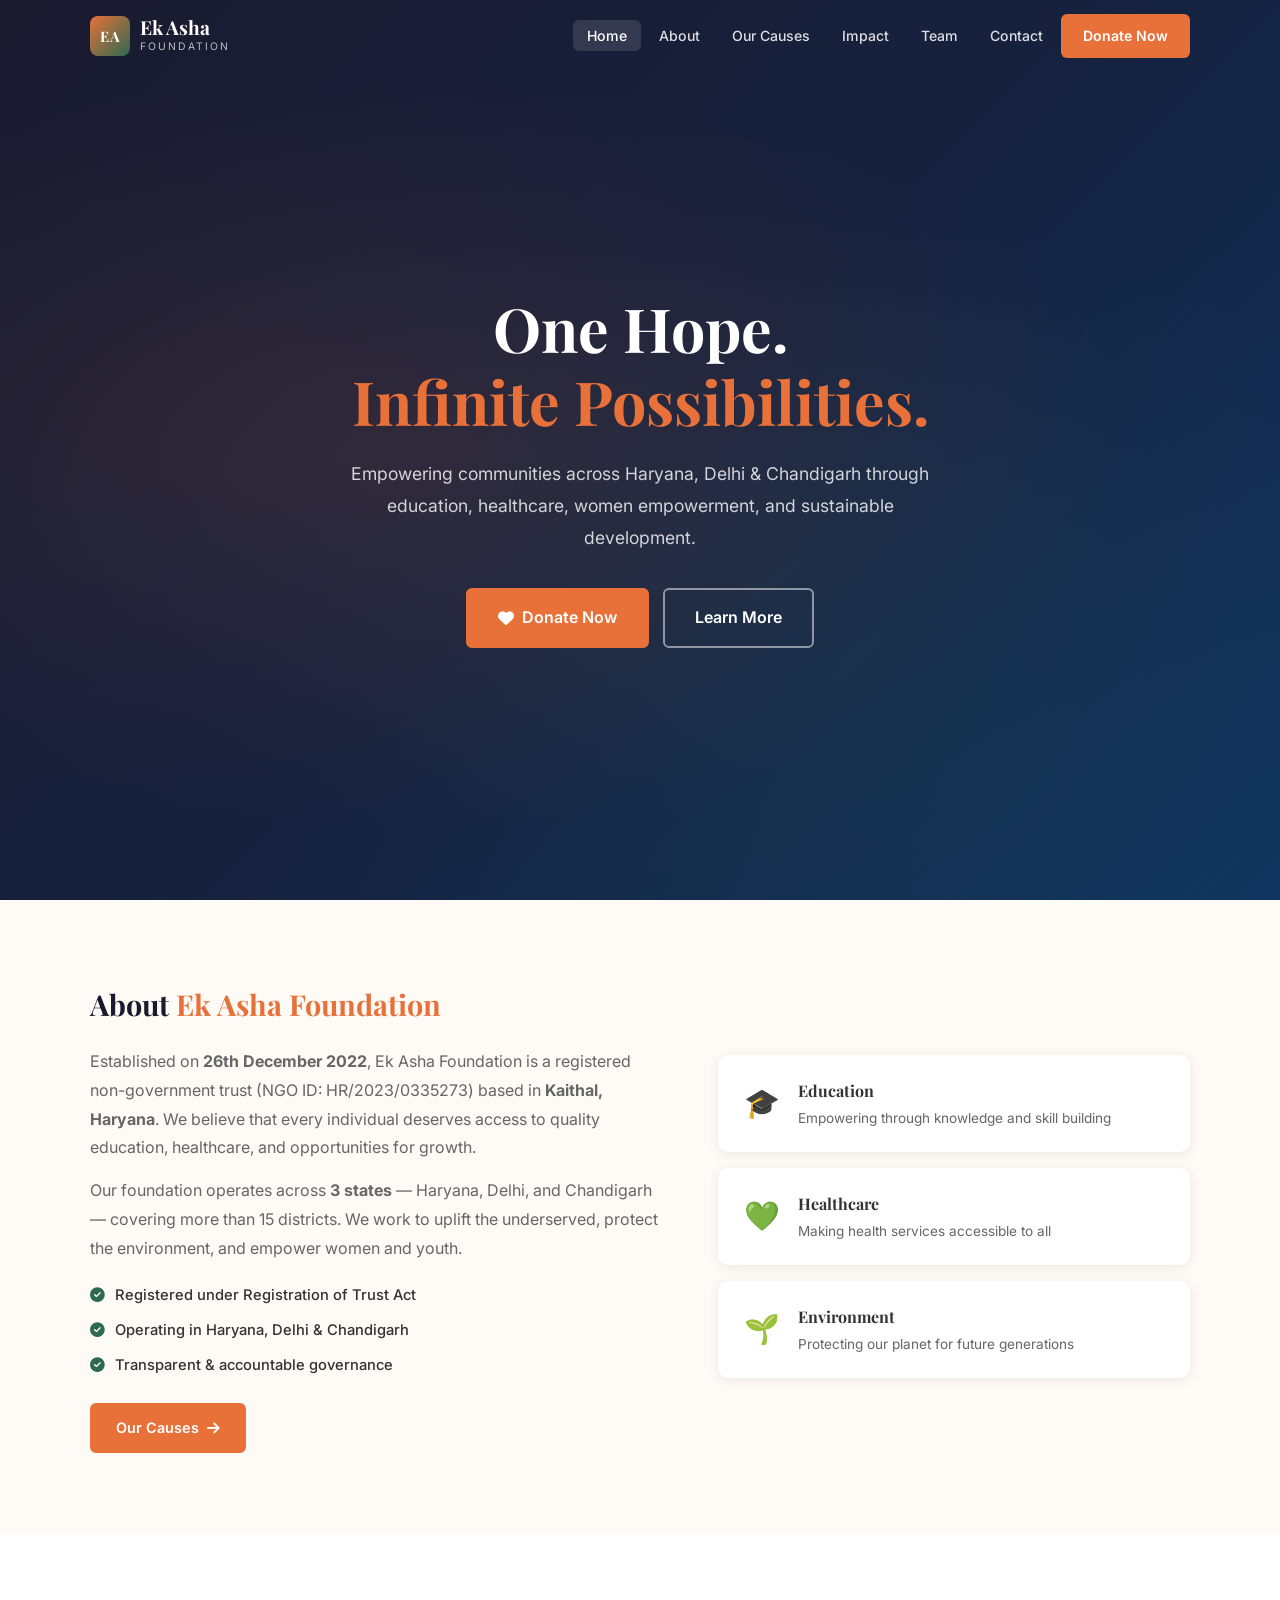
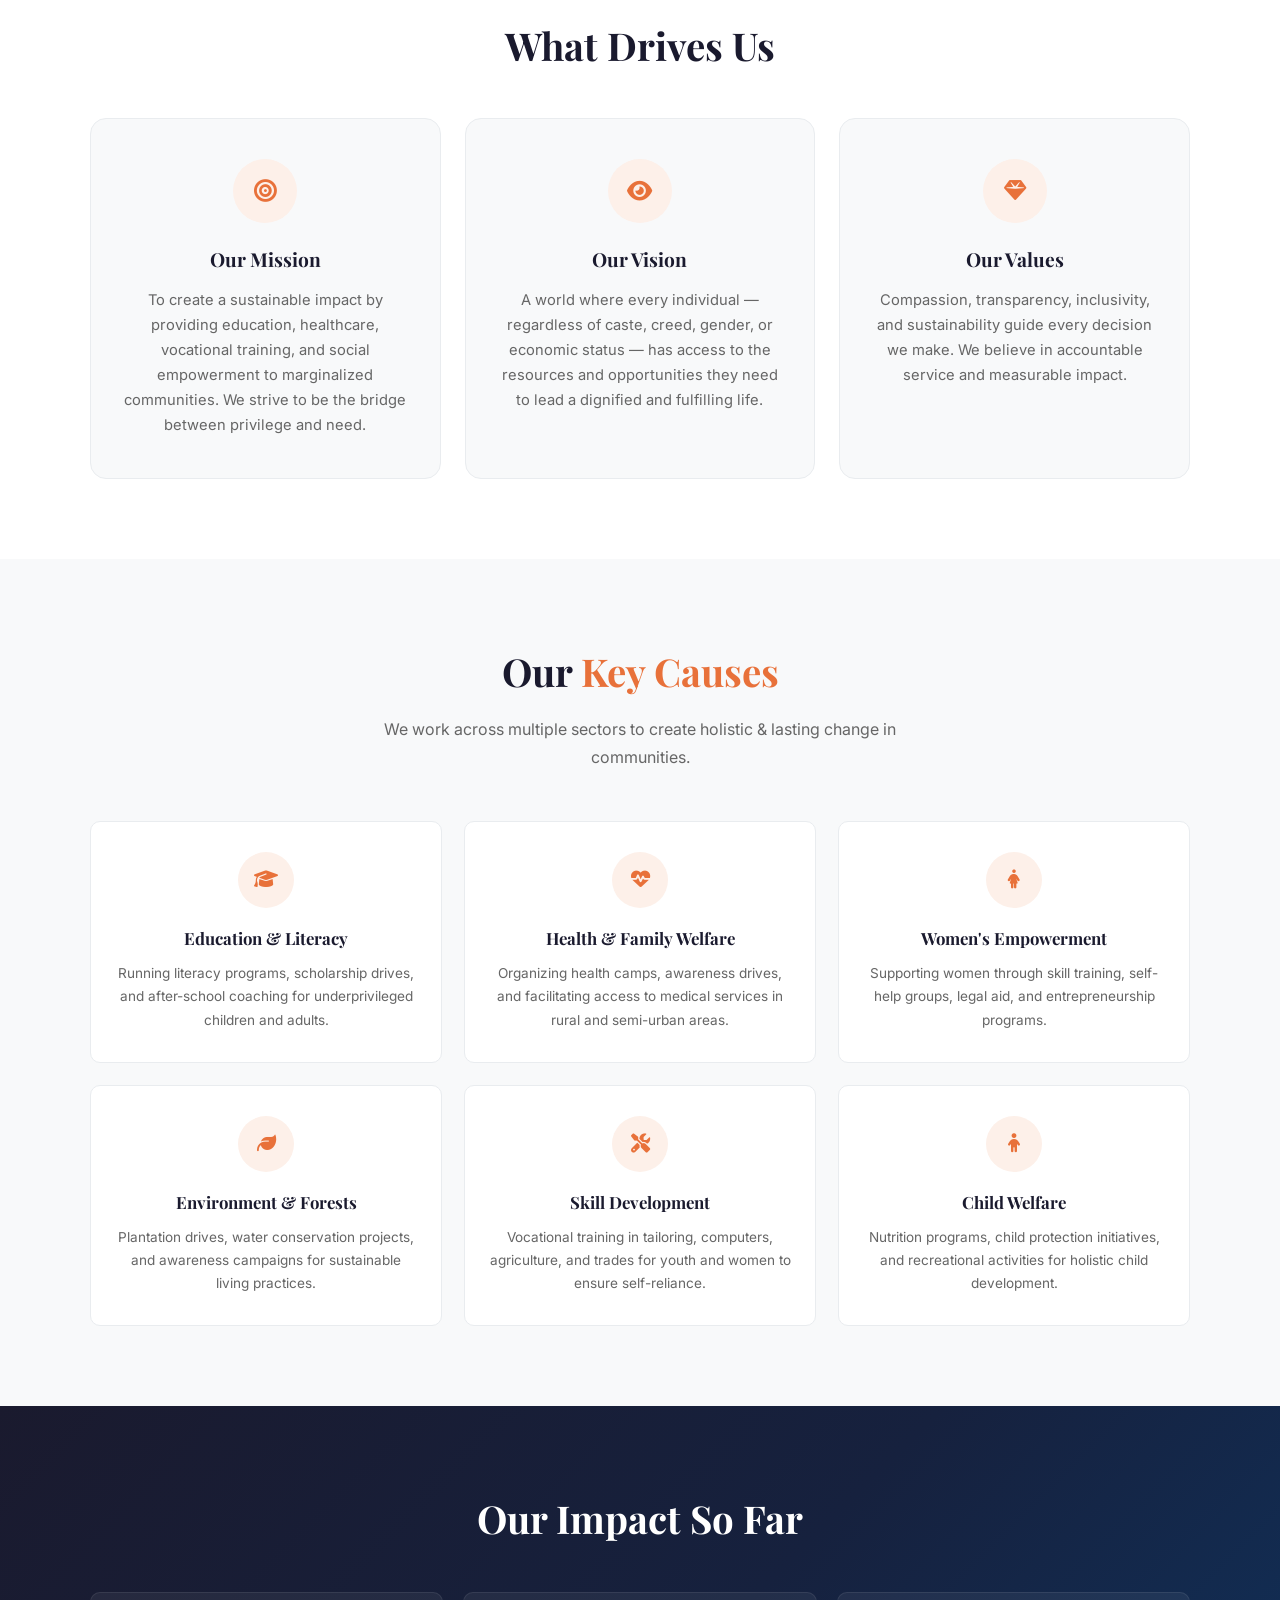
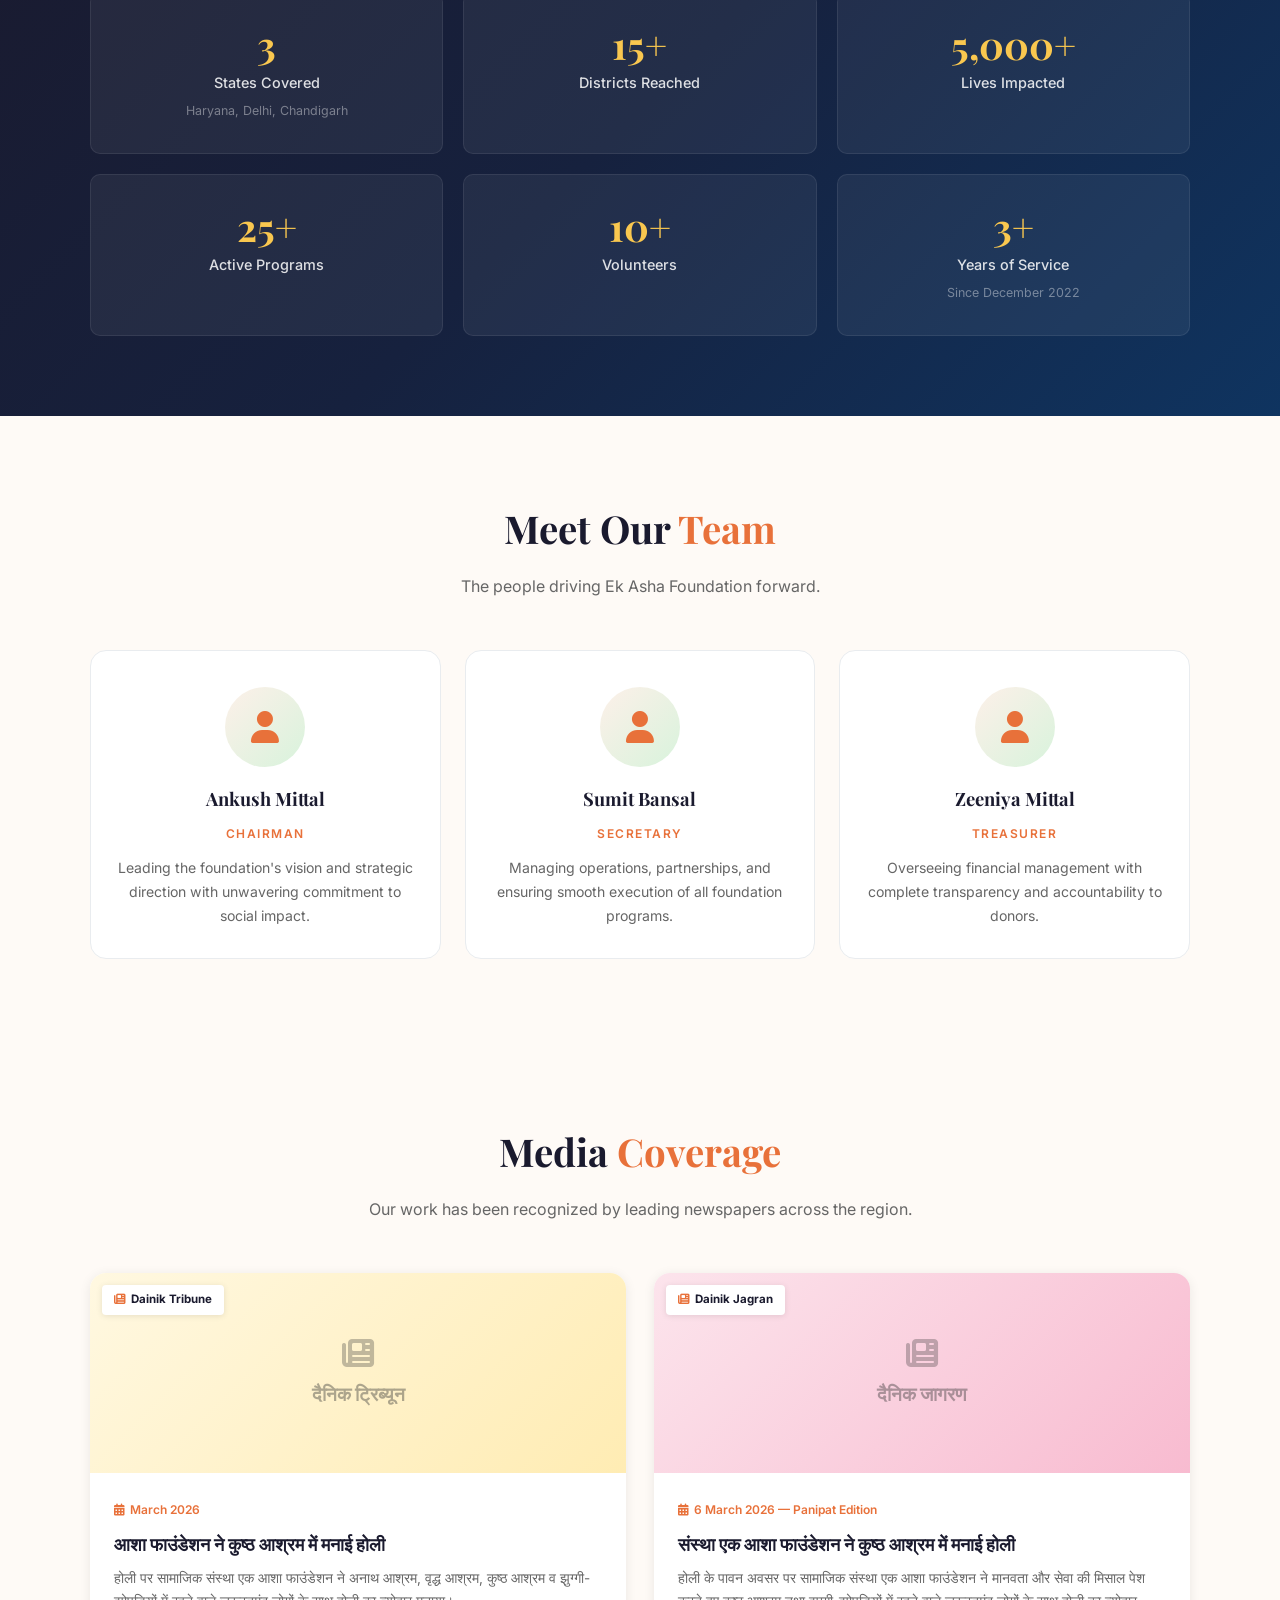
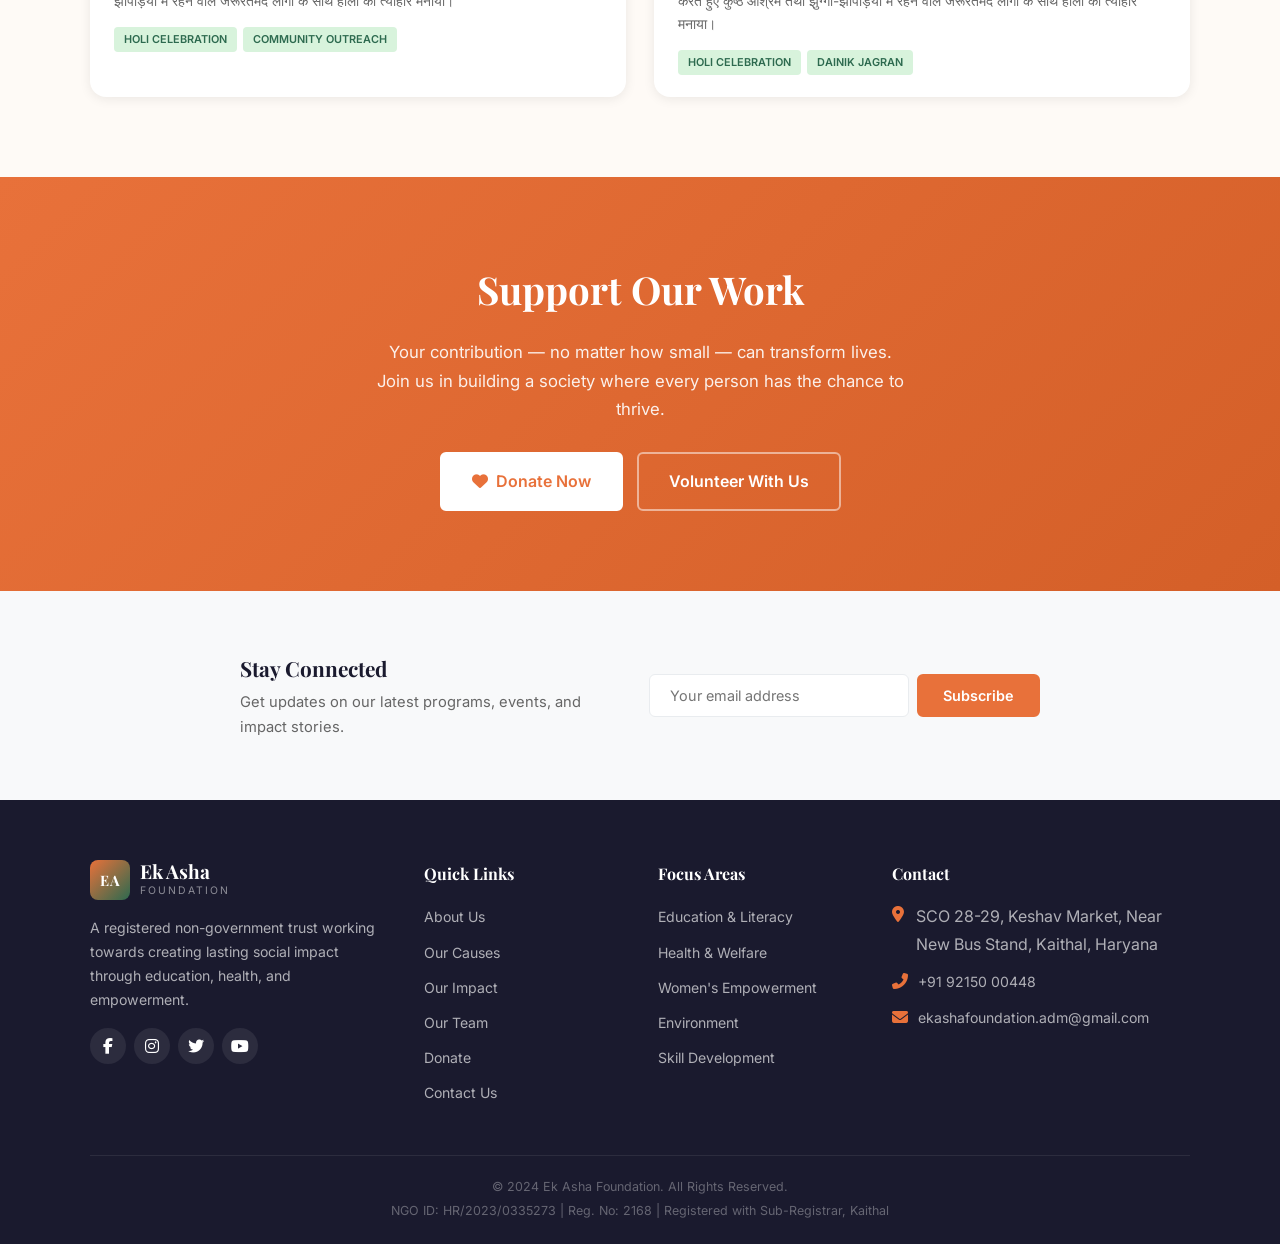
<file: index.html>
﻿<!DOCTYPE html>
<html lang="en">
<head>
    <meta charset="UTF-8">
    <meta name="viewport" content="width=device-width, initial-scale=1.0">
    <title>Ek Asha Foundation — One Hope, Infinite Possibilities</title>
    <meta name="description" content="Ek Asha Foundation is a registered trust working across Haryana, Delhi & Chandigarh for education, health, environment, women empowerment, and skill development.">
    <link rel="preconnect" href="https://fonts.googleapis.com">
    <link href="https://fonts.googleapis.com/css2?family=Playfair+Display:wght@400;700&family=Inter:wght@400;500;600&display=swap" rel="stylesheet">
    <link rel="stylesheet" href="https://cdnjs.cloudflare.com/ajax/libs/font-awesome/6.5.0/css/all.min.css">
    <link rel="stylesheet" href="css/style.css">
</head>
<body>

    <!-- Navigation -->
    <nav class="navbar" id="navbar">
        <div class="container nav-container">
            <a href="index.html" class="logo">
                <span class="logo-icon"><span class="logo-monogram">EA</span></span>
                <div>
                    <span class="logo-text">Ek Asha</span>
                    <span class="logo-sub">Foundation</span>
                </div>
            </a>
            <ul class="nav-links" id="navLinks">
                <li><a href="#home" class="active">Home</a></li>
                <li><a href="#about">About</a></li>
                <li><a href="#causes">Our Causes</a></li>
                <li><a href="#impact">Impact</a></li>
                <li><a href="#team">Team</a></li>
                <li><a href="contact.html">Contact</a></li>
                <li><a href="donate.html" class="btn btn-donate-nav">Donate Now</a></li>
            </ul>
            <button class="hamburger" id="hamburger" aria-label="Toggle menu">
                <span></span><span></span><span></span>
            </button>
        </div>
    </nav>

    <!-- Hero -->
    <section class="hero" id="home">
        <div class="hero-overlay"></div>
        <div class="container hero-content">
            <h1>One Hope.<br><span class="highlight">Infinite Possibilities.</span></h1>
            <p class="hero-subtitle">
                Empowering communities across Haryana, Delhi & Chandigarh through education,
                healthcare, women empowerment, and sustainable development.
            </p>
            <div class="hero-buttons">
                <a href="donate.html" class="btn btn-primary btn-lg">
                    <i class="fas fa-heart"></i> Donate Now
                </a>
                <a href="#about" class="btn btn-outline-light btn-lg">
                    Learn More
                </a>
            </div>
        </div>
    </section>

    <!-- About Section -->
    <section class="section about" id="about">
        <div class="container">
            <div class="about-grid">
                <div class="about-content">
                    <h2>About <span class="highlight">Ek Asha Foundation</span></h2>
                    <p>
                        Established on <strong>26th December 2022</strong>, Ek Asha Foundation is a registered
                        non-government trust (NGO ID: HR/2023/0335273) based in <strong>Kaithal, Haryana</strong>.
                        We believe that every individual deserves access to quality education, healthcare,
                        and opportunities for growth.
                    </p>
                    <p>
                        Our foundation operates across <strong>3 states</strong> — Haryana, Delhi, and Chandigarh —
                        covering more than 15 districts. We work to uplift the underserved,
                        protect the environment, and empower women and youth.
                    </p>
                    <div class="about-features">
                        <div class="about-feature">
                            <i class="fas fa-check-circle"></i>
                            <span>Registered under Registration of Trust Act</span>
                        </div>
                        <div class="about-feature">
                            <i class="fas fa-check-circle"></i>
                            <span>Operating in Haryana, Delhi & Chandigarh</span>
                        </div>
                        <div class="about-feature">
                            <i class="fas fa-check-circle"></i>
                            <span>Transparent & accountable governance</span>
                        </div>
                    </div>
                    <a href="#causes" class="btn btn-primary">Our Causes <i class="fas fa-arrow-right"></i></a>
                </div>
                <div class="about-visual">
                    <div class="about-card-stack">
                        <div class="about-card">
                            <div class="about-card-icon">🎓</div>
                            <div>
                                <h4>Education</h4>
                                <p>Empowering through knowledge and skill building</p>
                            </div>
                        </div>
                        <div class="about-card">
                            <div class="about-card-icon">💚</div>
                            <div>
                                <h4>Healthcare</h4>
                                <p>Making health services accessible to all</p>
                            </div>
                        </div>
                        <div class="about-card">
                            <div class="about-card-icon">🌱</div>
                            <div>
                                <h4>Environment</h4>
                                <p>Protecting our planet for future generations</p>
                            </div>
                        </div>
                    </div>
                </div>
            </div>
        </div>
    </section>

    <!-- Mission & Vision -->
    <section class="section mission-vision">
        <div class="container">
            <h2 class="section-title centered">What Drives Us</h2>
            <div class="mv-grid">
                <div class="mv-card">
                    <div class="mv-icon"><i class="fas fa-bullseye"></i></div>
                    <h3>Our Mission</h3>
                    <p>To create a sustainable impact by providing education, healthcare, vocational training,
                        and social empowerment to marginalized communities. We strive to be the bridge
                        between privilege and need.</p>
                </div>
                <div class="mv-card">
                    <div class="mv-icon"><i class="fas fa-eye"></i></div>
                    <h3>Our Vision</h3>
                    <p>A world where every individual — regardless of caste, creed, gender, or economic status —
                        has access to the resources and opportunities they need to lead a dignified
                        and fulfilling life.</p>
                </div>
                <div class="mv-card">
                    <div class="mv-icon"><i class="fas fa-gem"></i></div>
                    <h3>Our Values</h3>
                    <p>Compassion, transparency, inclusivity, and sustainability guide every decision we make.
                        We believe in accountable service and measurable impact.</p>
                </div>
            </div>
        </div>
    </section>

    <!-- Causes -->
    <section class="section causes" id="causes">
        <div class="container">
            <div class="section-header">
                <h2>Our <span class="highlight">Key Causes</span></h2>
                <p class="section-desc">We work across multiple sectors to create holistic & lasting change in communities.</p>
            </div>
            <div class="causes-grid">
                <div class="cause-card">
                    <div class="cause-icon"><i class="fas fa-graduation-cap"></i></div>
                    <h3>Education & Literacy</h3>
                    <p>Running literacy programs, scholarship drives, and after-school coaching for underprivileged children and adults.</p>
                </div>
                <div class="cause-card">
                    <div class="cause-icon"><i class="fas fa-heartbeat"></i></div>
                    <h3>Health & Family Welfare</h3>
                    <p>Organizing health camps, awareness drives, and facilitating access to medical services in rural and semi-urban areas.</p>
                </div>
                <div class="cause-card">
                    <div class="cause-icon"><i class="fas fa-female"></i></div>
                    <h3>Women's Empowerment</h3>
                    <p>Supporting women through skill training, self-help groups, legal aid, and entrepreneurship programs.</p>
                </div>
                <div class="cause-card">
                    <div class="cause-icon"><i class="fas fa-leaf"></i></div>
                    <h3>Environment & Forests</h3>
                    <p>Plantation drives, water conservation projects, and awareness campaigns for sustainable living practices.</p>
                </div>
                <div class="cause-card">
                    <div class="cause-icon"><i class="fas fa-tools"></i></div>
                    <h3>Skill Development</h3>
                    <p>Vocational training in tailoring, computers, agriculture, and trades for youth and women to ensure self-reliance.</p>
                </div>
                <div class="cause-card">
                    <div class="cause-icon"><i class="fas fa-child"></i></div>
                    <h3>Child Welfare</h3>
                    <p>Nutrition programs, child protection initiatives, and recreational activities for holistic child development.</p>
                </div>
            </div>
        </div>
    </section>

    <!-- Impact Numbers -->
    <section class="section impact-section" id="impact">
        <div class="container">
            <h2 class="section-title centered light">Our Impact So Far</h2>
            <div class="impact-grid">
                <div class="impact-card">
                    <div class="impact-number">3</div>
                    <div class="impact-label">States Covered</div>
                    <div class="impact-detail">Haryana, Delhi, Chandigarh</div>
                </div>
                <div class="impact-card">
                    <div class="impact-number">15+</div>
                    <div class="impact-label">Districts Reached</div>
                </div>
                <div class="impact-card">
                    <div class="impact-number">5,000+</div>
                    <div class="impact-label">Lives Impacted</div>
                </div>
                <div class="impact-card">
                    <div class="impact-number">25+</div>
                    <div class="impact-label">Active Programs</div>
                </div>
                <div class="impact-card">
                    <div class="impact-number">10+</div>
                    <div class="impact-label">Volunteers</div>
                </div>
                <div class="impact-card">
                    <div class="impact-number">3+</div>
                    <div class="impact-label">Years of Service</div>
                    <div class="impact-detail">Since December 2022</div>
                </div>
            </div>
        </div>
    </section>

    <!-- Team -->
    <section class="section team" id="team">
        <div class="container">
            <div class="section-header">
                <h2>Meet Our <span class="highlight">Team</span></h2>
                <p class="section-desc">The people driving Ek Asha Foundation forward.</p>
            </div>
            <div class="team-grid">
                <div class="team-card">
                    <div class="team-avatar">
                        <div class="avatar-placeholder"><i class="fas fa-user"></i></div>
                    </div>
                    <h3>Ankush Mittal</h3>
                    <span class="team-role">Chairman</span>
                    <p>Leading the foundation's vision and strategic direction with unwavering commitment to social impact.</p>
                </div>
                <div class="team-card">
                    <div class="team-avatar">
                        <div class="avatar-placeholder"><i class="fas fa-user"></i></div>
                    </div>
                    <h3>Sumit Bansal</h3>
                    <span class="team-role">Secretary</span>
                    <p>Managing operations, partnerships, and ensuring smooth execution of all foundation programs.</p>
                </div>
                <div class="team-card">
                    <div class="team-avatar">
                        <div class="avatar-placeholder"><i class="fas fa-user"></i></div>
                    </div>
                    <h3>Zeeniya Mittal</h3>
                    <span class="team-role">Treasurer</span>
                    <p>Overseeing financial management with complete transparency and accountability to donors.</p>
                </div>
            </div>
        </div>
    </section>

    <!-- News -->
    <section class="section news-section" id="news">
        <div class="container">
            <div class="section-header">
                <h2>Media <span class="highlight">Coverage</span></h2>
                <p class="section-desc">Our work has been recognized by leading newspapers across the region.</p>
            </div>
            <div class="news-grid">
                <div class="news-card">
                    <div class="news-badge"><i class="fas fa-newspaper"></i> Dainik Tribune</div>
                    <div class="news-image">
                        <div class="news-placeholder" style="background: linear-gradient(135deg, #fff8e1, #ffecb3);">
                            <i class="fas fa-newspaper"></i>
                            <span>दैनिक ट्रिब्यून</span>
                        </div>
                    </div>
                    <div class="news-content">
                        <div class="news-date"><i class="fas fa-calendar-alt"></i> March 2026</div>
                        <h3>आशा फाउंडेशन ने कुष्ठ आश्रम में मनाई होली</h3>
                        <p class="news-summary">
                            होली पर सामाजिक संस्था एक आशा फाउंडेशन ने अनाथ आश्रम, वृद्ध आश्रम, कुष्ठ आश्रम व
                            झुग्गी-झोपड़ियों में रहने वाले जरूरतमंद लोगों के साथ होली का त्योहार मनाया।
                        </p>
                        <div class="news-tags">
                            <span class="news-tag">Holi Celebration</span>
                            <span class="news-tag">Community Outreach</span>
                        </div>
                    </div>
                </div>
                <div class="news-card">
                    <div class="news-badge"><i class="fas fa-newspaper"></i> Dainik Jagran</div>
                    <div class="news-image">
                        <div class="news-placeholder" style="background: linear-gradient(135deg, #fce4ec, #f8bbd0);">
                            <i class="fas fa-newspaper"></i>
                            <span>दैनिक जागरण</span>
                        </div>
                    </div>
                    <div class="news-content">
                        <div class="news-date"><i class="fas fa-calendar-alt"></i> 6 March 2026 — Panipat Edition</div>
                        <h3>संस्था एक आशा फाउंडेशन ने कुष्ठ आश्रम में मनाई होली</h3>
                        <p class="news-summary">
                            होली के पावन अवसर पर सामाजिक संस्था एक आशा फाउंडेशन ने मानवता और सेवा की मिसाल पेश करते हुए
                            कुष्ठ आश्रम तथा झुग्गी-झोपड़ियों में रहने वाले जरूरतमंद लोगों के साथ होली का त्योहार मनाया।
                        </p>
                        <div class="news-tags">
                            <span class="news-tag">Holi Celebration</span>
                            <span class="news-tag">Dainik Jagran</span>
                        </div>
                    </div>
                </div>
            </div>
        </div>
    </section>

    <!-- CTA -->
    <section class="section cta-section">
        <div class="container">
            <div class="cta-content">
                <h2>Support Our Work</h2>
                <p>Your contribution — no matter how small — can transform lives. Join us in building a society where
                    every person has the chance to thrive.</p>
                <div class="cta-buttons">
                    <a href="donate.html" class="btn btn-primary btn-lg"><i class="fas fa-heart"></i> Donate Now</a>
                    <a href="contact.html" class="btn btn-outline-light btn-lg">Volunteer With Us</a>
                </div>
            </div>
        </div>
    </section>

    <!-- Newsletter -->
    <section class="newsletter">
        <div class="container">
            <div class="newsletter-content">
                <div class="newsletter-text">
                    <h3>Stay Connected</h3>
                    <p>Get updates on our latest programs, events, and impact stories.</p>
                </div>
                <form class="newsletter-form" id="newsletterForm">
                    <input type="email" placeholder="Your email address" required>
                    <button type="submit" class="btn btn-primary">Subscribe</button>
                </form>
            </div>
        </div>
    </section>

    <!-- Footer -->
    <footer class="footer">
        <div class="container">
            <div class="footer-grid">
                <div class="footer-col">
                    <div class="footer-logo">
                        <span class="logo-icon"><span class="logo-monogram">EA</span></span>
                        <div>
                            <span class="logo-text">Ek Asha</span>
                            <span class="logo-sub">Foundation</span>
                        </div>
                    </div>
                    <p>A registered non-government trust working towards creating lasting social impact through education, health, and empowerment.</p>
                    <div class="footer-social">
                        <a href="#" aria-label="Facebook"><i class="fab fa-facebook-f"></i></a>
                        <a href="#" aria-label="Instagram"><i class="fab fa-instagram"></i></a>
                        <a href="#" aria-label="Twitter"><i class="fab fa-twitter"></i></a>
                        <a href="#" aria-label="YouTube"><i class="fab fa-youtube"></i></a>
                    </div>
                </div>
                <div class="footer-col">
                    <h4>Quick Links</h4>
                    <ul>
                        <li><a href="#about">About Us</a></li>
                        <li><a href="#causes">Our Causes</a></li>
                        <li><a href="#impact">Our Impact</a></li>
                        <li><a href="#team">Our Team</a></li>
                        <li><a href="donate.html">Donate</a></li>
                        <li><a href="contact.html">Contact Us</a></li>
                    </ul>
                </div>
                <div class="footer-col">
                    <h4>Focus Areas</h4>
                    <ul>
                        <li><a href="#causes">Education & Literacy</a></li>
                        <li><a href="#causes">Health & Welfare</a></li>
                        <li><a href="#causes">Women's Empowerment</a></li>
                        <li><a href="#causes">Environment</a></li>
                        <li><a href="#causes">Skill Development</a></li>
                    </ul>
                </div>
                <div class="footer-col">
                    <h4>Contact</h4>
                    <ul class="contact-list">
                        <li>
                            <i class="fas fa-map-marker-alt"></i>
                            <span>SCO 28-29, Keshav Market, Near New Bus Stand, Kaithal, Haryana</span>
                        </li>
                        <li>
                            <i class="fas fa-phone-alt"></i>
                            <a href="tel:+919215000448">+91 92150 00448</a>
                        </li>
                        <li>
                            <i class="fas fa-envelope"></i>
                            <a href="mailto:ekashafoundation.adm@gmail.com">ekashafoundation.adm@gmail.com</a>
                        </li>
                    </ul>
                </div>
            </div>
            <div class="footer-bottom">
                <p>&copy; 2024 Ek Asha Foundation. All Rights Reserved.</p>
                <p>NGO ID: HR/2023/0335273 | Reg. No: 2168 | Registered with Sub-Registrar, Kaithal</p>
            </div>
        </div>
    </footer>

    <a href="#home" class="back-to-top" id="backToTop" aria-label="Back to top">
        <i class="fas fa-arrow-up"></i>
    </a>

    <script src="js/main.js"></script>
</body>
</html>
</file>
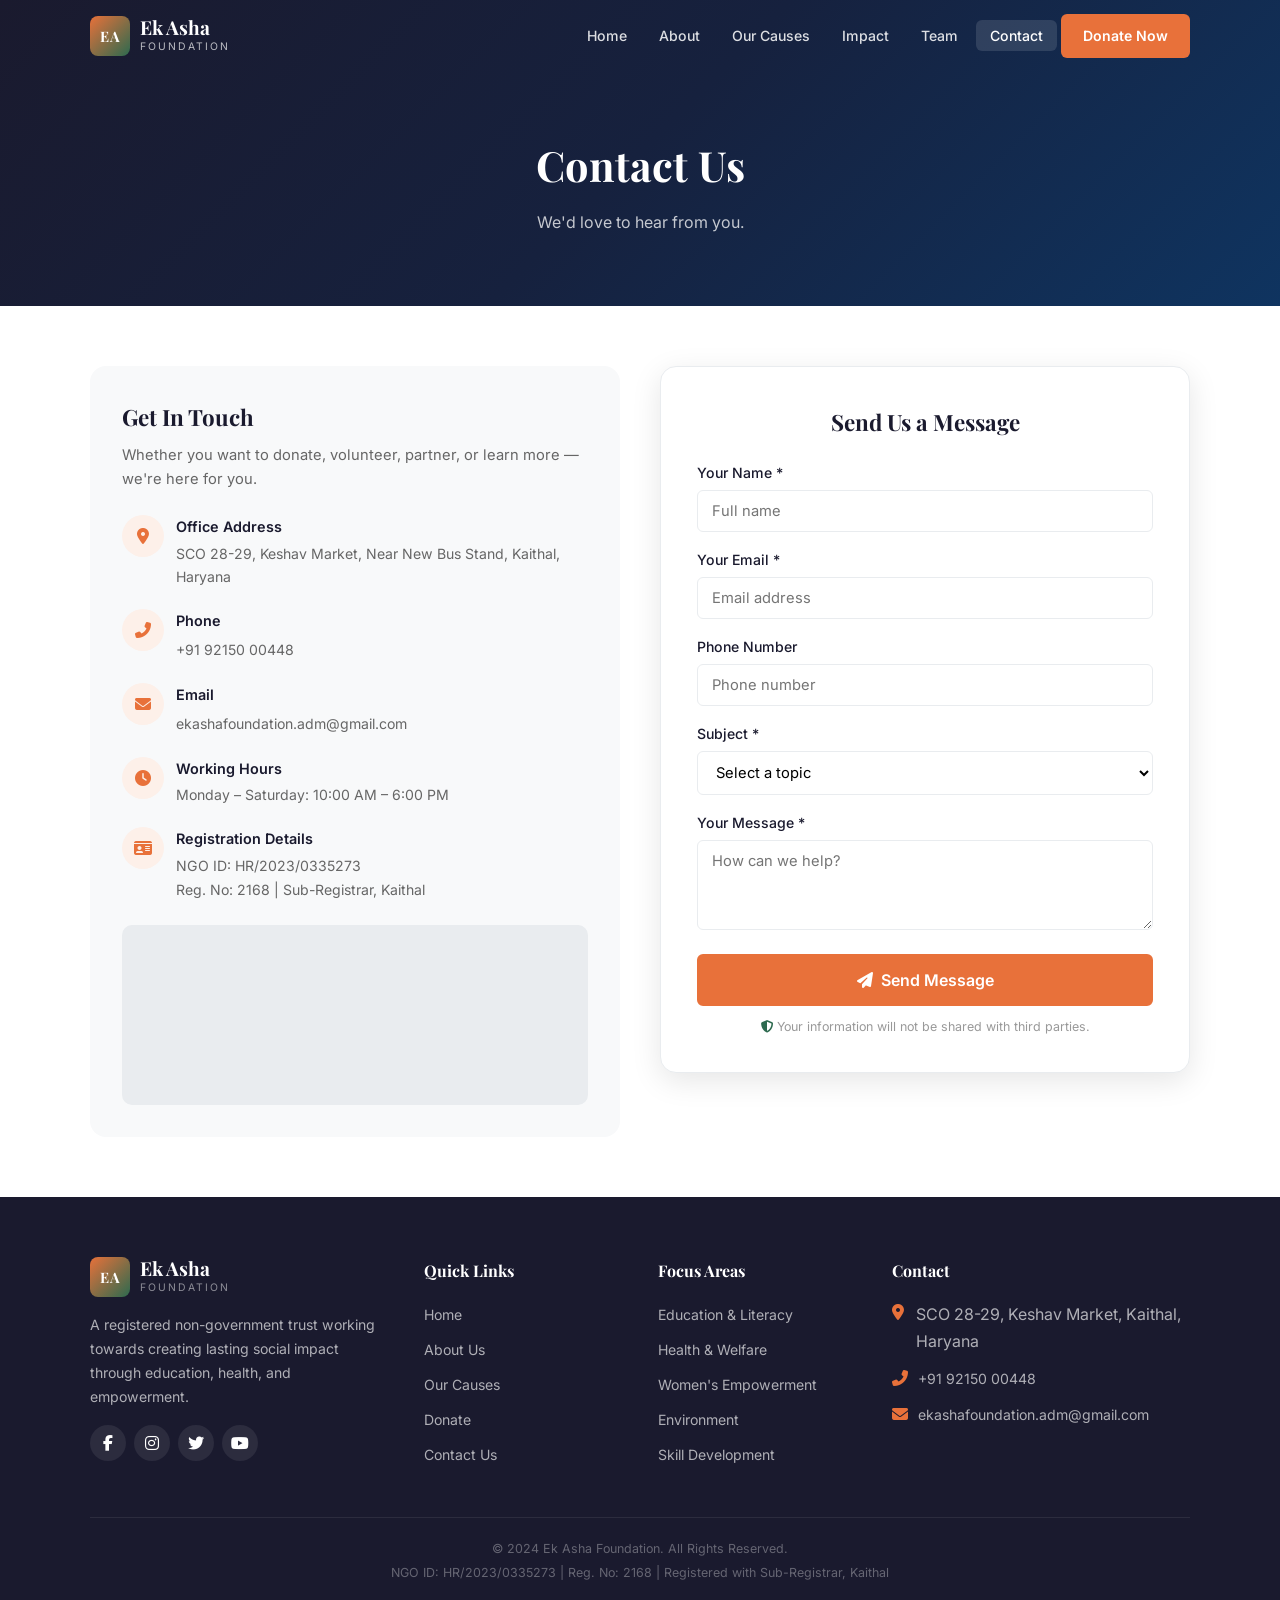
<file: contact.html>
﻿<!DOCTYPE html>
<html lang="en">
<head>
    <meta charset="UTF-8">
    <meta name="viewport" content="width=device-width, initial-scale=1.0">
    <title>Contact Us — Ek Asha Foundation</title>
    <meta name="description" content="Get in touch with Ek Asha Foundation. Visit our office in Kaithal, call us, or send us a message.">
    <link rel="preconnect" href="https://fonts.googleapis.com">
    <link href="https://fonts.googleapis.com/css2?family=Playfair+Display:wght@400;700&family=Inter:wght@400;500;600&display=swap" rel="stylesheet">
    <link rel="stylesheet" href="https://cdnjs.cloudflare.com/ajax/libs/font-awesome/6.5.0/css/all.min.css">
    <link rel="stylesheet" href="css/style.css">
</head>
<body>

    <!-- Nav -->
    <nav class="navbar scrolled" id="navbar">
        <div class="container nav-container">
            <a href="index.html" class="logo">
                <span class="logo-icon"><span class="logo-monogram">EA</span></span>
                <div>
                    <span class="logo-text">Ek Asha</span>
                    <span class="logo-sub">Foundation</span>
                </div>
            </a>
            <ul class="nav-links" id="navLinks">
                <li><a href="index.html">Home</a></li>
                <li><a href="index.html#about">About</a></li>
                <li><a href="index.html#causes">Our Causes</a></li>
                <li><a href="index.html#impact">Impact</a></li>
                <li><a href="index.html#team">Team</a></li>
                <li><a href="contact.html" class="active">Contact</a></li>
                <li><a href="donate.html" class="btn btn-donate-nav">Donate Now</a></li>
            </ul>
            <button class="hamburger" id="hamburger" aria-label="Toggle menu">
                <span></span><span></span><span></span>
            </button>
        </div>
    </nav>

    <div class="page-header">
        <h1>Contact Us</h1>
        <p>We'd love to hear from you.</p>
    </div>

    <section class="contact-section">
        <div class="container">
            <div class="contact-grid">
                <div class="contact-info-card">
                    <h2>Get In Touch</h2>
                    <p>Whether you want to donate, volunteer, partner, or learn more — we're here for you.</p>

                    <div class="contact-info-item">
                        <div class="contact-info-icon"><i class="fas fa-map-marker-alt"></i></div>
                        <div class="contact-info-text">
                            <h4>Office Address</h4>
                            <p>SCO 28-29, Keshav Market, Near New Bus Stand, Kaithal, Haryana</p>
                        </div>
                    </div>

                    <div class="contact-info-item">
                        <div class="contact-info-icon"><i class="fas fa-phone-alt"></i></div>
                        <div class="contact-info-text">
                            <h4>Phone</h4>
                            <a href="tel:+919215000448">+91 92150 00448</a>
                        </div>
                    </div>

                    <div class="contact-info-item">
                        <div class="contact-info-icon"><i class="fas fa-envelope"></i></div>
                        <div class="contact-info-text">
                            <h4>Email</h4>
                            <a href="mailto:ekashafoundation.adm@gmail.com">ekashafoundation.adm@gmail.com</a>
                        </div>
                    </div>

                    <div class="contact-info-item">
                        <div class="contact-info-icon"><i class="fas fa-clock"></i></div>
                        <div class="contact-info-text">
                            <h4>Working Hours</h4>
                            <p>Monday – Saturday: 10:00 AM – 6:00 PM</p>
                        </div>
                    </div>

                    <div class="contact-info-item">
                        <div class="contact-info-icon"><i class="fas fa-id-card"></i></div>
                        <div class="contact-info-text">
                            <h4>Registration Details</h4>
                            <p>NGO ID: HR/2023/0335273<br>Reg. No: 2168 | Sub-Registrar, Kaithal</p>
                        </div>
                    </div>

                    <div class="contact-map">
                        <iframe
                            src="https://www.google.com/maps/embed?pb=!1m18!1m12!1m3!1d3452.5!2d76.4!3d29.8!2m3!1f0!2f0!3f0!3m2!1i1024!2i768!4f13.1!3m3!1m2!1s0x0%3A0x0!2sKaithal%2C+Haryana!5e0!3m2!1sen!2sin!4v1"
                            allowfullscreen="" loading="lazy"
                            referrerpolicy="no-referrer-when-downgrade"
                            title="Ek Asha Foundation Location">
                        </iframe>
                    </div>
                </div>

                <div class="contact-form-card">
                    <h2>Send Us a Message</h2>
                    <form id="contactForm">
                        <div class="form-group">
                            <label for="contactName">Your Name *</label>
                            <input type="text" id="contactName" name="name" placeholder="Full name" required>
                        </div>
                        <div class="form-group">
                            <label for="contactEmail">Your Email *</label>
                            <input type="email" id="contactEmail" name="email" placeholder="Email address" required>
                        </div>
                        <div class="form-group">
                            <label for="contactPhone">Phone Number</label>
                            <input type="tel" id="contactPhone" name="phone" placeholder="Phone number">
                        </div>
                        <div class="form-group">
                            <label for="contactSubject">Subject *</label>
                            <select id="contactSubject" name="subject" required>
                                <option value="">Select a topic</option>
                                <option value="donation">Donation Inquiry</option>
                                <option value="volunteer">Volunteer</option>
                                <option value="partnership">Partnership</option>
                                <option value="programs">Program Information</option>
                                <option value="other">Other</option>
                            </select>
                        </div>
                        <div class="form-group">
                            <label for="contactMessage">Your Message *</label>
                            <textarea id="contactMessage" name="message" placeholder="How can we help?" required></textarea>
                        </div>
                        <button type="submit" class="btn btn-primary btn-lg" style="width:100%;justify-content:center;">
                            <i class="fas fa-paper-plane"></i> Send Message
                        </button>
                        <p class="form-note">
                            <i class="fas fa-shield-alt"></i> Your information will not be shared with third parties.
                        </p>
                    </form>
                </div>
            </div>
        </div>
    </section>

    <footer class="footer">
        <div class="container">
            <div class="footer-grid">
                <div class="footer-col">
                    <div class="footer-logo">
                        <span class="logo-icon"><span class="logo-monogram">EA</span></span>
                        <div>
                            <span class="logo-text">Ek Asha</span>
                            <span class="logo-sub">Foundation</span>
                        </div>
                    </div>
                    <p>A registered non-government trust working towards creating lasting social impact through education, health, and empowerment.</p>
                    <div class="footer-social">
                        <a href="#" aria-label="Facebook"><i class="fab fa-facebook-f"></i></a>
                        <a href="#" aria-label="Instagram"><i class="fab fa-instagram"></i></a>
                        <a href="#" aria-label="Twitter"><i class="fab fa-twitter"></i></a>
                        <a href="#" aria-label="YouTube"><i class="fab fa-youtube"></i></a>
                    </div>
                </div>
                <div class="footer-col">
                    <h4>Quick Links</h4>
                    <ul>
                        <li><a href="index.html">Home</a></li>
                        <li><a href="index.html#about">About Us</a></li>
                        <li><a href="index.html#causes">Our Causes</a></li>
                        <li><a href="donate.html">Donate</a></li>
                        <li><a href="contact.html">Contact Us</a></li>
                    </ul>
                </div>
                <div class="footer-col">
                    <h4>Focus Areas</h4>
                    <ul>
                        <li><a href="index.html#causes">Education & Literacy</a></li>
                        <li><a href="index.html#causes">Health & Welfare</a></li>
                        <li><a href="index.html#causes">Women's Empowerment</a></li>
                        <li><a href="index.html#causes">Environment</a></li>
                        <li><a href="index.html#causes">Skill Development</a></li>
                    </ul>
                </div>
                <div class="footer-col">
                    <h4>Contact</h4>
                    <ul class="contact-list">
                        <li>
                            <i class="fas fa-map-marker-alt"></i>
                            <span>SCO 28-29, Keshav Market, Kaithal, Haryana</span>
                        </li>
                        <li>
                            <i class="fas fa-phone-alt"></i>
                            <a href="tel:+919215000448">+91 92150 00448</a>
                        </li>
                        <li>
                            <i class="fas fa-envelope"></i>
                            <a href="mailto:ekashafoundation.adm@gmail.com">ekashafoundation.adm@gmail.com</a>
                        </li>
                    </ul>
                </div>
            </div>
            <div class="footer-bottom">
                <p>&copy; 2024 Ek Asha Foundation. All Rights Reserved.</p>
                <p>NGO ID: HR/2023/0335273 | Reg. No: 2168 | Registered with Sub-Registrar, Kaithal</p>
            </div>
        </div>
    </footer>

    <a href="#" class="back-to-top visible" id="backToTop" aria-label="Back to top">
        <i class="fas fa-arrow-up"></i>
    </a>

    <script src="js/main.js"></script>
</body>
</html>
</file>
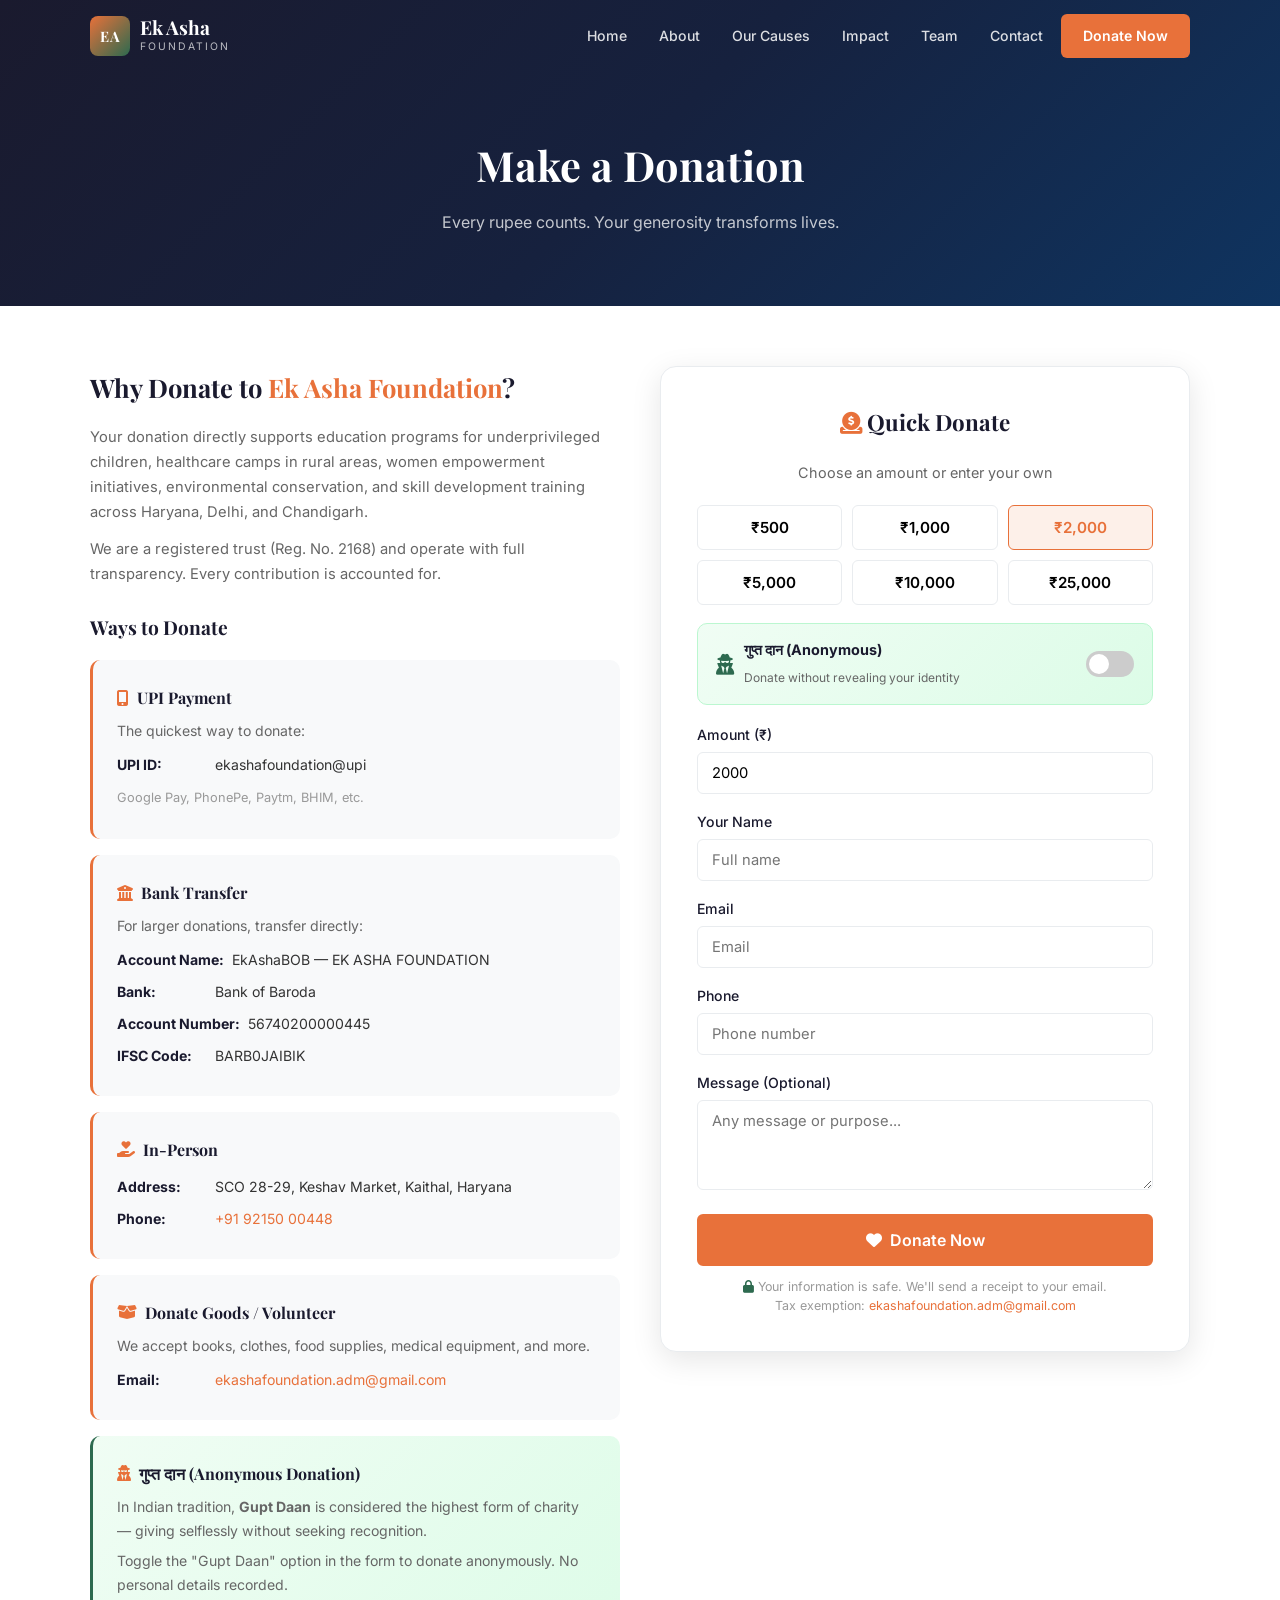
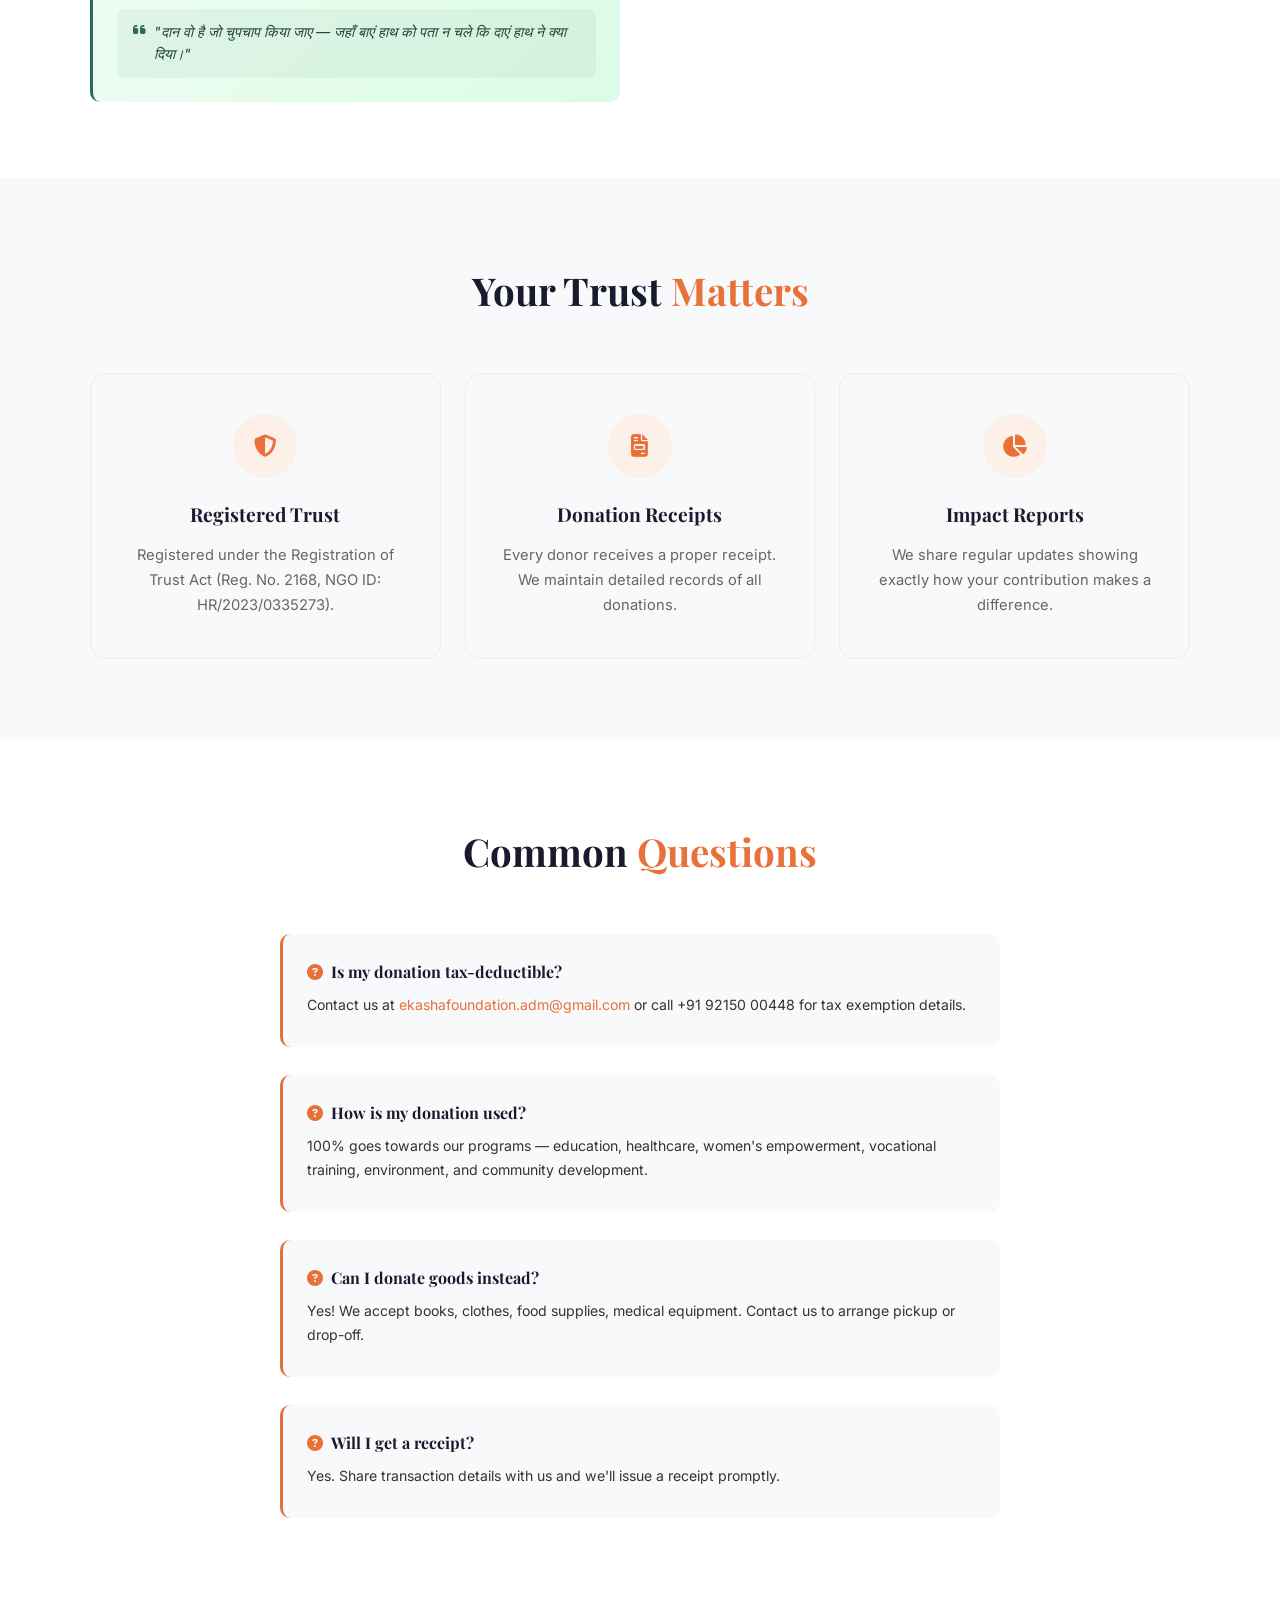
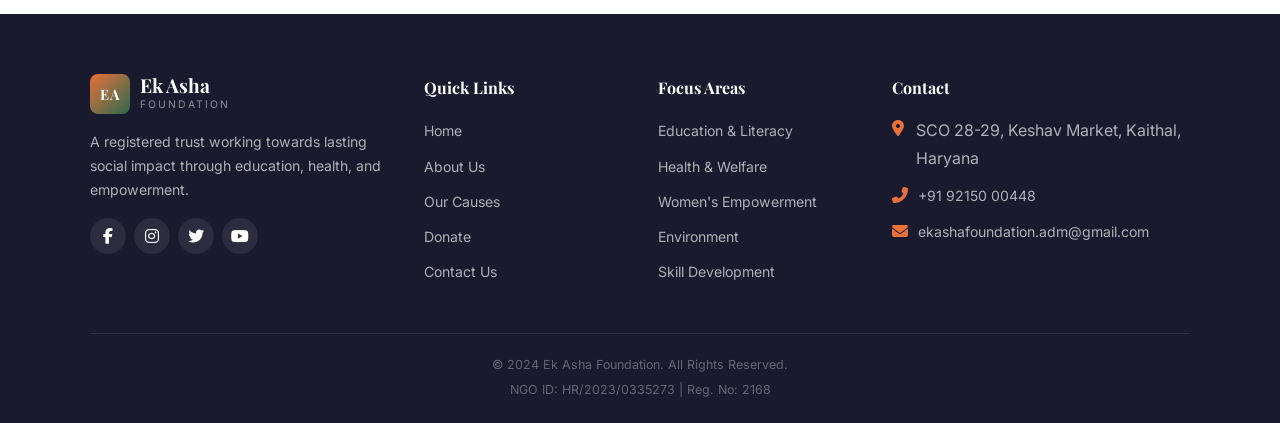
<file: donate.html>
<!DOCTYPE html>
<html lang="en">
<head>
    <meta charset="UTF-8">
    <meta name="viewport" content="width=device-width, initial-scale=1.0">
    <title>Donate — Ek Asha Foundation</title>
    <meta name="description" content="Support Ek Asha Foundation's mission. Donate via UPI, bank transfer, or in person.">
    <link rel="preconnect" href="https://fonts.googleapis.com">
    <link href="https://fonts.googleapis.com/css2?family=Playfair+Display:wght@400;700&family=Inter:wght@400;500;600&display=swap" rel="stylesheet">
    <link rel="stylesheet" href="https://cdnjs.cloudflare.com/ajax/libs/font-awesome/6.5.0/css/all.min.css">
    <link rel="stylesheet" href="css/style.css">
</head>
<body>

    <nav class="navbar scrolled" id="navbar">
        <div class="container nav-container">
            <a href="index.html" class="logo">
                <span class="logo-icon"><span class="logo-monogram">EA</span></span>
                <div>
                    <span class="logo-text">Ek Asha</span>
                    <span class="logo-sub">Foundation</span>
                </div>
            </a>
            <ul class="nav-links" id="navLinks">
                <li><a href="index.html">Home</a></li>
                <li><a href="index.html#about">About</a></li>
                <li><a href="index.html#causes">Our Causes</a></li>
                <li><a href="index.html#impact">Impact</a></li>
                <li><a href="index.html#team">Team</a></li>
                <li><a href="contact.html">Contact</a></li>
                <li><a href="donate.html" class="btn btn-donate-nav active">Donate Now</a></li>
            </ul>
            <button class="hamburger" id="hamburger" aria-label="Toggle menu">
                <span></span><span></span><span></span>
            </button>
        </div>
    </nav>

    <div class="page-header">
        <h1>Make a Donation</h1>
        <p>Every rupee counts. Your generosity transforms lives.</p>
    </div>

    <section class="donate-section">
        <div class="container">
            <div class="donate-grid">
                <div class="donate-info">
                    <h2>Why Donate to <span class="highlight">Ek Asha Foundation</span>?</h2>
                    <p>
                        Your donation directly supports education programs for underprivileged children,
                        healthcare camps in rural areas, women empowerment initiatives, environmental
                        conservation, and skill development training across Haryana, Delhi, and Chandigarh.
                    </p>
                    <p>
                        We are a registered trust (Reg. No. 2168) and operate with full transparency.
                        Every contribution is accounted for.
                    </p>

                    <div class="donate-methods">
                        <h3 style="font-family:var(--font-heading);font-size:1.2rem;margin-bottom:16px;color:var(--dark);">
                            Ways to Donate
                        </h3>

                        <div class="donate-method">
                            <h3><i class="fas fa-mobile-alt"></i> UPI Payment</h3>
                            <p>The quickest way to donate:</p>
                            <div class="detail">
                                <strong>UPI ID:</strong>
                                <span>ekashafoundation@upi</span>
                            </div>
                            <p style="font-size:0.8rem;color:var(--text-muted);margin-top:6px;">
                                Google Pay, PhonePe, Paytm, BHIM, etc.
                            </p>
                        </div>

                        <div class="donate-method">
                            <h3><i class="fas fa-university"></i> Bank Transfer</h3>
                            <p>For larger donations, transfer directly:</p>
                            <div class="detail">
                                <strong>Account Name:</strong>
                                <span>EkAshaBOB — EK ASHA FOUNDATION</span>
                            </div>
                            <div class="detail">
                                <strong>Bank:</strong>
                                <span>Bank of Baroda</span>
                            </div>
                            <div class="detail">
                                <strong>Account Number:</strong>
                                <span>56740200000445</span>
                            </div>
                            <div class="detail">
                                <strong>IFSC Code:</strong>
                                <span>BARB0JAIBIK</span>
                            </div>
                        </div>

                        <div class="donate-method">
                            <h3><i class="fas fa-hand-holding-heart"></i> In-Person</h3>
                            <div class="detail">
                                <strong>Address:</strong>
                                <span>SCO 28-29, Keshav Market, Kaithal, Haryana</span>
                            </div>
                            <div class="detail">
                                <strong>Phone:</strong>
                                <span><a href="tel:+919215000448" style="color:var(--primary);">+91 92150 00448</a></span>
                            </div>
                        </div>

                        <div class="donate-method">
                            <h3><i class="fas fa-box-open"></i> Donate Goods / Volunteer</h3>
                            <p>We accept books, clothes, food supplies, medical equipment, and more.</p>
                            <div class="detail">
                                <strong>Email:</strong>
                                <span><a href="mailto:ekashafoundation.adm@gmail.com" style="color:var(--primary);">ekashafoundation.adm@gmail.com</a></span>
                            </div>
                        </div>

                        <div class="donate-method gupt-daan-method">
                            <h3><i class="fas fa-user-secret"></i> गुप्त दान (Anonymous Donation)</h3>
                            <p>
                                In Indian tradition, <strong>Gupt Daan</strong> is considered the highest form of charity —
                                giving selflessly without seeking recognition.
                            </p>
                            <p>
                                Toggle the "Gupt Daan" option in the form to donate anonymously. No personal details recorded.
                            </p>
                            <div class="gupt-daan-quote">
                                <i class="fas fa-quote-left"></i>
                                <em>"दान वो है जो चुपचाप किया जाए — जहाँ बाएं हाथ को पता न चले कि दाएं हाथ ने क्या दिया।"</em>
                            </div>
                        </div>
                    </div>
                </div>

                <div class="donate-form-card">
                    <h2><i class="fas fa-donate" style="color:var(--primary);"></i> Quick Donate</h2>
                    <p style="text-align:center;color:var(--text-light);margin-bottom:20px;font-size:0.9rem;">
                        Choose an amount or enter your own
                    </p>

                    <div class="amount-grid">
                        <button type="button" class="amount-btn" data-amount="500">₹500</button>
                        <button type="button" class="amount-btn" data-amount="1000">₹1,000</button>
                        <button type="button" class="amount-btn active" data-amount="2000">₹2,000</button>
                        <button type="button" class="amount-btn" data-amount="5000">₹5,000</button>
                        <button type="button" class="amount-btn" data-amount="10000">₹10,000</button>
                        <button type="button" class="amount-btn" data-amount="25000">₹25,000</button>
                    </div>

                    <form id="donateForm">
                        <div class="gupt-daan-toggle" id="guptDaanToggle">
                            <div class="gupt-toggle-left">
                                <i class="fas fa-user-secret"></i>
                                <div>
                                    <strong>गुप्त दान (Anonymous)</strong>
                                    <span>Donate without revealing your identity</span>
                                </div>
                            </div>
                            <label class="toggle-switch">
                                <input type="checkbox" id="anonymousToggle" name="anonymous">
                                <span class="toggle-slider"></span>
                            </label>
                        </div>

                        <div class="form-group">
                            <label for="customAmount">Amount (₹)</label>
                            <input type="number" id="customAmount" name="amount" value="2000" min="1" required>
                        </div>

                        <div id="donorFields">
                            <div class="form-group">
                                <label for="donorName">Your Name</label>
                                <input type="text" id="donorName" name="name" placeholder="Full name" required>
                            </div>
                            <div class="form-group">
                                <label for="donorEmail">Email</label>
                                <input type="email" id="donorEmail" name="email" placeholder="Email">
                            </div>
                            <div class="form-group">
                                <label for="donorPhone">Phone</label>
                                <input type="tel" id="donorPhone" name="phone" placeholder="Phone number">
                            </div>
                        </div>

                        <div class="gupt-daan-message" id="guptDaanMessage" style="display:none;">
                            <div class="gupt-daan-icon">🙏</div>
                            <p><strong>गुप्त दान मोड सक्रिय</strong></p>
                            <p>Your identity will remain completely anonymous.</p>
                        </div>

                        <div class="form-group">
                            <label for="donorMessage">Message (Optional)</label>
                            <textarea id="donorMessage" name="message" placeholder="Any message or purpose..."></textarea>
                        </div>

                        <button type="submit" class="btn btn-primary btn-lg" style="width:100%;justify-content:center;">
                            <i class="fas fa-heart"></i> <span id="donateButtonText">Donate Now</span>
                        </button>

                        <p class="form-note">
                            <i class="fas fa-lock"></i> Your information is safe. We'll send a receipt to your email.
                            <br>Tax exemption: <a href="mailto:ekashafoundation.adm@gmail.com" style="color:var(--primary);">ekashafoundation.adm@gmail.com</a>
                        </p>
                    </form>
                </div>
            </div>
        </div>
    </section>

    <!-- Trust -->
    <section class="section" style="background:var(--bg-light);">
        <div class="container">
            <div class="section-header">
                <h2>Your Trust <span class="highlight">Matters</span></h2>
            </div>
            <div class="mv-grid">
                <div class="mv-card">
                    <div class="mv-icon"><i class="fas fa-shield-alt"></i></div>
                    <h3>Registered Trust</h3>
                    <p>Registered under the Registration of Trust Act (Reg. No. 2168, NGO ID: HR/2023/0335273).</p>
                </div>
                <div class="mv-card">
                    <div class="mv-icon"><i class="fas fa-file-invoice"></i></div>
                    <h3>Donation Receipts</h3>
                    <p>Every donor receives a proper receipt. We maintain detailed records of all donations.</p>
                </div>
                <div class="mv-card">
                    <div class="mv-icon"><i class="fas fa-chart-pie"></i></div>
                    <h3>Impact Reports</h3>
                    <p>We share regular updates showing exactly how your contribution makes a difference.</p>
                </div>
            </div>
        </div>
    </section>

    <!-- FAQ -->
    <section class="section" style="background:#fff;">
        <div class="container" style="max-width:760px;">
            <div class="section-header">
                <h2>Common <span class="highlight">Questions</span></h2>
            </div>
            <div style="display:flex;flex-direction:column;gap:12px;">
                <div class="donate-method">
                    <h3><i class="fas fa-question-circle"></i> Is my donation tax-deductible?</h3>
                    <p>Contact us at <a href="mailto:ekashafoundation.adm@gmail.com" style="color:var(--primary);">ekashafoundation.adm@gmail.com</a> or call +91 92150 00448 for tax exemption details.</p>
                </div>
                <div class="donate-method">
                    <h3><i class="fas fa-question-circle"></i> How is my donation used?</h3>
                    <p>100% goes towards our programs — education, healthcare, women's empowerment, vocational training, environment, and community development.</p>
                </div>
                <div class="donate-method">
                    <h3><i class="fas fa-question-circle"></i> Can I donate goods instead?</h3>
                    <p>Yes! We accept books, clothes, food supplies, medical equipment. Contact us to arrange pickup or drop-off.</p>
                </div>
                <div class="donate-method">
                    <h3><i class="fas fa-question-circle"></i> Will I get a receipt?</h3>
                    <p>Yes. Share transaction details with us and we'll issue a receipt promptly.</p>
                </div>
            </div>
        </div>
    </section>

    <footer class="footer">
        <div class="container">
            <div class="footer-grid">
                <div class="footer-col">
                    <div class="footer-logo">
                        <span class="logo-icon"><span class="logo-monogram">EA</span></span>
                        <div>
                            <span class="logo-text">Ek Asha</span>
                            <span class="logo-sub">Foundation</span>
                        </div>
                    </div>
                    <p>A registered trust working towards lasting social impact through education, health, and empowerment.</p>
                    <div class="footer-social">
                        <a href="#" aria-label="Facebook"><i class="fab fa-facebook-f"></i></a>
                        <a href="#" aria-label="Instagram"><i class="fab fa-instagram"></i></a>
                        <a href="#" aria-label="Twitter"><i class="fab fa-twitter"></i></a>
                        <a href="#" aria-label="YouTube"><i class="fab fa-youtube"></i></a>
                    </div>
                </div>
                <div class="footer-col">
                    <h4>Quick Links</h4>
                    <ul>
                        <li><a href="index.html">Home</a></li>
                        <li><a href="index.html#about">About Us</a></li>
                        <li><a href="index.html#causes">Our Causes</a></li>
                        <li><a href="donate.html">Donate</a></li>
                        <li><a href="contact.html">Contact Us</a></li>
                    </ul>
                </div>
                <div class="footer-col">
                    <h4>Focus Areas</h4>
                    <ul>
                        <li><a href="index.html#causes">Education & Literacy</a></li>
                        <li><a href="index.html#causes">Health & Welfare</a></li>
                        <li><a href="index.html#causes">Women's Empowerment</a></li>
                        <li><a href="index.html#causes">Environment</a></li>
                        <li><a href="index.html#causes">Skill Development</a></li>
                    </ul>
                </div>
                <div class="footer-col">
                    <h4>Contact</h4>
                    <ul class="contact-list">
                        <li>
                            <i class="fas fa-map-marker-alt"></i>
                            <span>SCO 28-29, Keshav Market, Kaithal, Haryana</span>
                        </li>
                        <li>
                            <i class="fas fa-phone-alt"></i>
                            <a href="tel:+919215000448">+91 92150 00448</a>
                        </li>
                        <li>
                            <i class="fas fa-envelope"></i>
                            <a href="mailto:ekashafoundation.adm@gmail.com">ekashafoundation.adm@gmail.com</a>
                        </li>
                    </ul>
                </div>
            </div>
            <div class="footer-bottom">
                <p>&copy; 2024 Ek Asha Foundation. All Rights Reserved.</p>
                <p>NGO ID: HR/2023/0335273 | Reg. No: 2168</p>
            </div>
        </div>
    </footer>

    <a href="#" class="back-to-top visible" id="backToTop" aria-label="Back to top">
        <i class="fas fa-arrow-up"></i>
    </a>

    <script src="js/main.js"></script>
</body>
</html>
</file>
<file: css/style.css>
﻿/* Ek Asha Foundation Styles */

:root {
    --primary: #e8713a;
    --primary-dark: #d45f28;
    --primary-light: #fdf0e9;
    --secondary: #2d6a4f;
    --secondary-dark: #1b4332;
    --secondary-light: #d8f3dc;
    --accent: #f9c74f;
    --dark: #1a1a2e;
    --dark-2: #16213e;
    --text: #333;
    --text-light: #666;
    --text-muted: #999;
    --bg: #fff;
    --bg-light: #f8f9fa;
    --bg-warm: #fefaf6;
    --border: #e9ecef;
    --shadow: 0 2px 12px rgba(0,0,0,0.08);
    --shadow-lg: 0 8px 30px rgba(0,0,0,0.1);
    --radius: 10px;
    --radius-lg: 16px;
    --font-heading: 'Playfair Display', Georgia, serif;
    --font-body: 'Inter', -apple-system, BlinkMacSystemFont, sans-serif;
}

*, *::before, *::after {
    margin: 0;
    padding: 0;
    box-sizing: border-box;
}

html { scroll-behavior: smooth; }

body {
    font-family: var(--font-body);
    color: var(--text);
    background: var(--bg);
    line-height: 1.7;
    -webkit-font-smoothing: antialiased;
}

a { text-decoration: none; color: inherit; }
img { max-width: 100%; display: block; }
ul { list-style: none; }

.container {
    max-width: 1140px;
    margin: 0 auto;
    padding: 0 20px;
}

.section { padding: 80px 0; }

/* Logo */
.logo-monogram {
    display: inline-flex;
    align-items: center;
    justify-content: center;
    width: 40px;
    height: 40px;
    border-radius: 8px;
    background: linear-gradient(135deg, var(--primary), var(--secondary));
    color: #fff;
    font-family: var(--font-heading);
    font-weight: 700;
    font-size: 0.9rem;
    letter-spacing: 1px;
}

/* Buttons */
.btn {
    display: inline-flex;
    align-items: center;
    gap: 8px;
    padding: 11px 24px;
    border-radius: 6px;
    font-weight: 600;
    font-size: 0.9rem;
    border: 2px solid transparent;
    cursor: pointer;
    transition: background 0.2s, color 0.2s, border-color 0.2s;
    font-family: var(--font-body);
}

.btn-lg { padding: 14px 30px; font-size: 1rem; }

.btn-primary {
    background: var(--primary);
    color: #fff;
    border-color: var(--primary);
}

.btn-primary:hover {
    background: var(--primary-dark);
    border-color: var(--primary-dark);
}

.btn-outline {
    background: transparent;
    color: var(--primary);
    border-color: var(--primary);
}

.btn-outline:hover { background: var(--primary); color: #fff; }

.btn-outline-light {
    background: transparent;
    color: #fff;
    border-color: rgba(255,255,255,0.5);
}

.btn-outline-light:hover {
    background: #fff;
    color: var(--dark);
    border-color: #fff;
}

/* Navbar */
.navbar {
    position: fixed;
    top: 0;
    left: 0;
    width: 100%;
    z-index: 1000;
    padding: 14px 0;
    transition: background 0.25s, padding 0.25s, box-shadow 0.25s;
    background: transparent;
}

.navbar.scrolled {
    background: rgba(255,255,255,0.97);
    backdrop-filter: blur(12px);
    padding: 8px 0;
    box-shadow: 0 1px 20px rgba(0,0,0,0.06);
}

.nav-container {
    display: flex;
    align-items: center;
    justify-content: space-between;
}

.logo { display: flex; align-items: center; gap: 10px; }

.logo-icon { display: flex; align-items: center; }

.logo-text {
    display: block;
    font-family: var(--font-heading);
    font-weight: 700;
    font-size: 1.2rem;
    color: #fff;
    line-height: 1.1;
}

.logo-sub {
    display: block;
    font-size: 0.65rem;
    letter-spacing: 2px;
    text-transform: uppercase;
    color: rgba(255,255,255,0.7);
}

.navbar.scrolled .logo-text { color: var(--dark); }
.navbar.scrolled .logo-sub { color: var(--text-light); }

.nav-links { display: flex; align-items: center; gap: 4px; }

.nav-links a {
    color: rgba(255,255,255,0.85);
    font-size: 0.88rem;
    font-weight: 500;
    padding: 7px 14px;
    border-radius: 6px;
    transition: color 0.2s, background 0.2s;
}

.nav-links a:hover,
.nav-links a.active {
    color: #fff;
    background: rgba(255,255,255,0.12);
}

.navbar.scrolled .nav-links a { color: var(--text); }

.navbar.scrolled .nav-links a:hover,
.navbar.scrolled .nav-links a.active {
    color: var(--primary);
    background: var(--primary-light);
}

.btn-donate-nav {
    background: var(--primary) !important;
    color: #fff !important;
    padding: 8px 20px !important;
    font-weight: 600 !important;
    border-radius: 6px !important;
}

.btn-donate-nav:hover {
    background: var(--primary-dark) !important;
}

.hamburger {
    display: none;
    flex-direction: column;
    gap: 5px;
    background: none;
    border: none;
    cursor: pointer;
    padding: 5px;
    z-index: 1001;
}

.hamburger span {
    width: 24px;
    height: 2px;
    background: #fff;
    border-radius: 2px;
    transition: transform 0.25s, opacity 0.25s;
}

.navbar.scrolled .hamburger span { background: var(--dark); }

.hamburger.active span:nth-child(1) { transform: rotate(45deg) translate(5px, 5px); }
.hamburger.active span:nth-child(2) { opacity: 0; }
.hamburger.active span:nth-child(3) { transform: rotate(-45deg) translate(5px, -5px); }

/* Hero */
.hero {
    position: relative;
    min-height: 100vh;
    display: flex;
    align-items: center;
    justify-content: center;
    background: linear-gradient(135deg, #1a1a2e 0%, #16213e 50%, #0f3460 100%);
    overflow: hidden;
}

.hero-overlay {
    position: absolute;
    inset: 0;
    background:
        radial-gradient(ellipse at 30% 50%, rgba(232,113,58,0.12) 0%, transparent 60%),
        radial-gradient(ellipse at 70% 80%, rgba(45,106,79,0.1) 0%, transparent 50%);
}

.hero-content {
    position: relative;
    z-index: 2;
    text-align: center;
    color: #fff;
    padding: 100px 0 60px;
}

.hero h1 {
    font-family: var(--font-heading);
    font-size: clamp(2.2rem, 5vw, 3.8rem);
    font-weight: 700;
    line-height: 1.2;
    margin-bottom: 20px;
}

.highlight { color: var(--primary); }

.hero-subtitle {
    font-size: clamp(0.95rem, 1.8vw, 1.1rem);
    max-width: 580px;
    margin: 0 auto 35px;
    opacity: 0.8;
    line-height: 1.8;
}

.hero-buttons {
    display: flex;
    gap: 14px;
    justify-content: center;
    flex-wrap: wrap;
}

/* Section headers */
.section-header {
    text-align: center;
    margin-bottom: 50px;
}

.section-header h2,
.section-title {
    font-family: var(--font-heading);
    font-size: clamp(1.6rem, 3vw, 2.4rem);
    font-weight: 700;
    color: var(--dark);
    margin-bottom: 12px;
}

.section-title.centered { text-align: center; margin-bottom: 40px; }
.section-title.light, .section-header.light h2 { color: #fff; }

.section-desc {
    font-size: 1rem;
    color: var(--text-light);
    max-width: 560px;
    margin: 0 auto;
}

/* About */
.about { background: var(--bg-warm); }

.about-grid {
    display: grid;
    grid-template-columns: 1.1fr 0.9fr;
    gap: 50px;
    align-items: center;
}

.about-content h2 {
    font-family: var(--font-heading);
    font-size: 1.8rem;
    margin-bottom: 18px;
    color: var(--dark);
}

.about-content p {
    color: var(--text-light);
    margin-bottom: 14px;
    line-height: 1.8;
}

.about-features {
    display: flex;
    flex-direction: column;
    gap: 10px;
    margin: 20px 0 25px;
}

.about-feature {
    display: flex;
    align-items: center;
    gap: 10px;
    font-weight: 500;
    font-size: 0.92rem;
}

.about-feature i { color: var(--secondary); }

.about-card-stack {
    display: flex;
    flex-direction: column;
    gap: 16px;
}

.about-card {
    background: #fff;
    padding: 22px 24px;
    border-radius: var(--radius);
    box-shadow: var(--shadow);
    display: flex;
    align-items: center;
    gap: 16px;
}

.about-card:hover { box-shadow: var(--shadow-lg); }

.about-card-icon { font-size: 1.8rem; min-width: 40px; text-align: center; }

.about-card h4 {
    font-family: var(--font-heading);
    font-size: 1rem;
    margin-bottom: 3px;
}

.about-card p { font-size: 0.85rem; color: var(--text-light); }

/* Mission & Vision */
.mission-vision { background: #fff; }

.mv-grid {
    display: grid;
    grid-template-columns: repeat(3, 1fr);
    gap: 24px;
}

.mv-card {
    text-align: center;
    padding: 40px 28px;
    border-radius: var(--radius-lg);
    background: var(--bg-light);
    border: 1px solid var(--border);
}

.mv-card:hover { box-shadow: var(--shadow); }

.mv-icon {
    width: 64px;
    height: 64px;
    border-radius: 50%;
    background: var(--primary-light);
    display: flex;
    align-items: center;
    justify-content: center;
    margin: 0 auto 20px;
}

.mv-icon i { font-size: 1.4rem; color: var(--primary); }

.mv-card h3 {
    font-family: var(--font-heading);
    font-size: 1.2rem;
    margin-bottom: 12px;
    color: var(--dark);
}

.mv-card p { color: var(--text-light); line-height: 1.7; font-size: 0.92rem; }

/* Causes */
.causes { background: var(--bg-light); }

.causes-grid {
    display: grid;
    grid-template-columns: repeat(3, 1fr);
    gap: 22px;
}

.cause-card {
    background: #fff;
    border-radius: var(--radius);
    padding: 30px 22px;
    text-align: center;
    border: 1px solid var(--border);
}

.cause-card:hover { box-shadow: var(--shadow); }

.cause-icon {
    width: 56px;
    height: 56px;
    border-radius: 50%;
    background: var(--primary-light);
    display: flex;
    align-items: center;
    justify-content: center;
    margin: 0 auto 16px;
}

.cause-icon i { font-size: 1.2rem; color: var(--primary); }

.cause-card h3 {
    font-family: var(--font-heading);
    font-size: 1.05rem;
    margin-bottom: 10px;
    color: var(--dark);
}

.cause-card p {
    font-size: 0.85rem;
    color: var(--text-light);
    line-height: 1.7;
}

/* Impact */
.impact-section {
    background: linear-gradient(135deg, #1a1a2e, #16213e, #0f3460);
}

.impact-grid {
    display: grid;
    grid-template-columns: repeat(3, 1fr);
    gap: 20px;
}

.impact-card {
    text-align: center;
    padding: 32px 16px;
    border-radius: var(--radius);
    background: rgba(255,255,255,0.06);
    border: 1px solid rgba(255,255,255,0.08);
}

.impact-number {
    font-family: var(--font-heading);
    font-size: 2.4rem;
    font-weight: 700;
    color: var(--accent);
    line-height: 1;
}

.impact-label {
    font-size: 0.9rem;
    font-weight: 500;
    color: rgba(255,255,255,0.85);
    margin-top: 8px;
}

.impact-detail {
    font-size: 0.78rem;
    color: rgba(255,255,255,0.4);
    margin-top: 4px;
}

/* Team */
.team { background: var(--bg-warm); }

.team-grid {
    display: grid;
    grid-template-columns: repeat(3, 1fr);
    gap: 24px;
}

.team-card {
    text-align: center;
    background: #fff;
    padding: 36px 24px 30px;
    border-radius: var(--radius-lg);
    border: 1px solid var(--border);
}

.team-card:hover { box-shadow: var(--shadow); }

.team-avatar { margin-bottom: 16px; }

.avatar-placeholder {
    width: 80px;
    height: 80px;
    border-radius: 50%;
    background: linear-gradient(135deg, var(--primary-light), var(--secondary-light));
    display: flex;
    align-items: center;
    justify-content: center;
    margin: 0 auto;
}

.avatar-placeholder i { font-size: 2rem; color: var(--primary); }

.team-card h3 {
    font-family: var(--font-heading);
    font-size: 1.15rem;
    margin-bottom: 4px;
    color: var(--dark);
}

.team-role {
    display: inline-block;
    font-size: 0.75rem;
    font-weight: 600;
    letter-spacing: 1.5px;
    text-transform: uppercase;
    color: var(--primary);
    margin-bottom: 12px;
}

.team-card p {
    color: var(--text-light);
    font-size: 0.88rem;
    line-height: 1.7;
}

/* News */
.news-section { background: var(--bg-warm); }

.news-grid {
    display: grid;
    grid-template-columns: repeat(2, 1fr);
    gap: 28px;
}

.news-card {
    background: #fff;
    border-radius: var(--radius-lg);
    overflow: hidden;
    box-shadow: var(--shadow);
    position: relative;
}

.news-card:hover { box-shadow: var(--shadow-lg); }

.news-badge {
    position: absolute;
    top: 12px;
    left: 12px;
    z-index: 3;
    background: #fff;
    color: var(--dark);
    font-size: 0.72rem;
    font-weight: 700;
    padding: 5px 12px;
    border-radius: 4px;
    box-shadow: 0 1px 6px rgba(0,0,0,0.1);
    display: flex;
    align-items: center;
    gap: 5px;
}

.news-badge i { color: var(--primary); }

.news-placeholder {
    height: 200px;
    display: flex;
    flex-direction: column;
    align-items: center;
    justify-content: center;
    gap: 8px;
}

.news-placeholder i { font-size: 2rem; opacity: 0.3; }

.news-placeholder span {
    font-family: var(--font-heading);
    font-size: 1.2rem;
    font-weight: 700;
    opacity: 0.4;
}

.news-content { padding: 22px 24px; }

.news-date {
    display: inline-flex;
    align-items: center;
    gap: 5px;
    font-size: 0.75rem;
    font-weight: 600;
    color: var(--primary);
    margin-bottom: 10px;
}

.news-content h3 {
    font-family: var(--font-heading);
    font-size: 1.1rem;
    line-height: 1.5;
    color: var(--dark);
    margin-bottom: 10px;
}

.news-summary {
    font-size: 0.85rem;
    color: var(--text-light);
    line-height: 1.7;
    margin-bottom: 6px;
}

.news-tags { display: flex; flex-wrap: wrap; gap: 6px; margin-top: 14px; }

.news-tag {
    font-size: 0.68rem;
    font-weight: 600;
    text-transform: uppercase;
    color: var(--secondary);
    background: var(--secondary-light);
    padding: 3px 10px;
    border-radius: 4px;
}

/* CTA */
.cta-section {
    background: linear-gradient(135deg, var(--primary), var(--primary-dark));
    position: relative;
}

.cta-content {
    text-align: center;
    color: #fff;
    position: relative;
}

.cta-content h2 {
    font-family: var(--font-heading);
    font-size: clamp(1.6rem, 3vw, 2.4rem);
    margin-bottom: 16px;
}

.cta-content p {
    font-size: 1.05rem;
    max-width: 540px;
    margin: 0 auto 28px;
    opacity: 0.9;
    line-height: 1.7;
}

.cta-buttons {
    display: flex;
    gap: 14px;
    justify-content: center;
    flex-wrap: wrap;
}

.cta-section .btn-primary {
    background: #fff;
    color: var(--primary);
    border-color: #fff;
}

.cta-section .btn-primary:hover {
    background: var(--dark);
    color: #fff;
    border-color: var(--dark);
}

/* Newsletter */
.newsletter {
    background: var(--bg-light);
    padding: 60px 0;
}

.newsletter-content {
    display: flex;
    align-items: center;
    justify-content: space-between;
    gap: 30px;
    max-width: 800px;
    margin: 0 auto;
}

.newsletter-text h3 {
    font-family: var(--font-heading);
    font-size: 1.3rem;
    margin-bottom: 4px;
    color: var(--dark);
}

.newsletter-text p { color: var(--text-light); font-size: 0.92rem; }

.newsletter-form { display: flex; gap: 8px; }

.newsletter-form input {
    padding: 12px 20px;
    border: 1px solid var(--border);
    border-radius: 6px;
    font-size: 0.9rem;
    font-family: var(--font-body);
    width: 260px;
    outline: none;
}

.newsletter-form input:focus { border-color: var(--primary); }

/* Footer */
.footer {
    background: var(--dark);
    color: rgba(255,255,255,0.65);
    padding: 60px 0 0;
}

.footer-grid {
    display: grid;
    grid-template-columns: 1.5fr 1fr 1fr 1.5fr;
    gap: 36px;
    padding-bottom: 40px;
    border-bottom: 1px solid rgba(255,255,255,0.08);
}

.footer-logo {
    display: flex;
    align-items: center;
    gap: 10px;
    margin-bottom: 16px;
}

.footer-logo .logo-text { color: #fff; }
.footer-logo .logo-sub { color: rgba(255,255,255,0.5); }

.footer-col p { font-size: 0.88rem; line-height: 1.7; }

.footer-social { display: flex; gap: 8px; margin-top: 16px; }

.footer-social a {
    width: 36px;
    height: 36px;
    border-radius: 50%;
    background: rgba(255,255,255,0.08);
    display: flex;
    align-items: center;
    justify-content: center;
    color: #fff;
    transition: background 0.2s;
}

.footer-social a:hover { background: var(--primary); }

.footer-col h4 {
    color: #fff;
    font-family: var(--font-heading);
    font-size: 1rem;
    margin-bottom: 16px;
}

.footer-col ul li { margin-bottom: 8px; }

.footer-col ul li a {
    font-size: 0.88rem;
    transition: color 0.2s;
}

.footer-col ul li a:hover { color: var(--primary); }

.contact-list li {
    display: flex;
    gap: 10px;
    align-items: flex-start;
    margin-bottom: 12px !important;
}

.contact-list li i {
    color: var(--primary);
    margin-top: 3px;
    min-width: 14px;
}

.footer-bottom {
    padding: 20px 0;
    text-align: center;
}

.footer-bottom p {
    font-size: 0.78rem;
    opacity: 0.5;
    margin-bottom: 3px;
}

/* Back to Top */
.back-to-top {
    position: fixed;
    bottom: 24px;
    right: 24px;
    width: 44px;
    height: 44px;
    border-radius: 8px;
    background: var(--primary);
    color: #fff;
    display: flex;
    align-items: center;
    justify-content: center;
    font-size: 1rem;
    box-shadow: var(--shadow);
    opacity: 0;
    visibility: hidden;
    transition: opacity 0.25s, visibility 0.25s;
    z-index: 999;
}

.back-to-top.visible { opacity: 1; visibility: visible; }
.back-to-top:hover { background: var(--primary-dark); }

/* Donate page */
.page-header {
    background: linear-gradient(135deg, #1a1a2e, #16213e, #0f3460);
    padding: 130px 0 70px;
    text-align: center;
    color: #fff;
}

.page-header h1 {
    font-family: var(--font-heading);
    font-size: clamp(1.8rem, 3.5vw, 2.6rem);
    margin-bottom: 8px;
}

.page-header p { font-size: 1rem; opacity: 0.75; }

.donate-section, .contact-section { padding: 60px 0; }

.donate-grid, .contact-grid {
    display: grid;
    grid-template-columns: 1fr 1fr;
    gap: 40px;
    align-items: start;
}

.donate-info h2 {
    font-family: var(--font-heading);
    font-size: 1.6rem;
    margin-bottom: 16px;
    color: var(--dark);
}

.donate-info p {
    color: var(--text-light);
    line-height: 1.7;
    margin-bottom: 12px;
    font-size: 0.92rem;
}

.donate-methods { margin-top: 24px; }

.donate-method {
    background: var(--bg-light);
    border-radius: var(--radius);
    padding: 24px;
    margin-bottom: 16px;
    border-left: 3px solid var(--primary);
}

.donate-method:hover { box-shadow: var(--shadow); }

.donate-method h3 {
    font-family: var(--font-heading);
    font-size: 1rem;
    margin-bottom: 8px;
    display: flex;
    align-items: center;
    gap: 8px;
    color: var(--dark);
}

.donate-method h3 i { color: var(--primary); }

.donate-method p { margin-bottom: 6px; font-size: 0.88rem; }

.donate-method .detail {
    display: flex;
    align-items: center;
    gap: 8px;
    padding: 4px 0;
    font-size: 0.88rem;
}

.donate-method .detail strong { min-width: 90px; color: var(--dark); }

.gupt-daan-method {
    border-left-color: var(--secondary) !important;
    background: linear-gradient(135deg, #f0fdf4, #dcfce7) !important;
}

.gupt-daan-quote {
    margin-top: 12px;
    padding: 12px 16px;
    background: rgba(45,106,79,0.06);
    border-radius: 8px;
    color: var(--secondary-dark);
    font-size: 0.88rem;
    line-height: 1.6;
    display: flex;
    gap: 8px;
}

.gupt-daan-quote i { color: var(--secondary); margin-top: 2px; flex-shrink: 0; }

.donate-form-card, .contact-form-card {
    background: #fff;
    border-radius: var(--radius-lg);
    padding: 36px;
    box-shadow: var(--shadow-lg);
    border: 1px solid var(--border);
}

.donate-form-card h2, .contact-form-card h2 {
    font-family: var(--font-heading);
    font-size: 1.4rem;
    margin-bottom: 20px;
    color: var(--dark);
    text-align: center;
}

.amount-grid {
    display: grid;
    grid-template-columns: repeat(3, 1fr);
    gap: 10px;
    margin-bottom: 18px;
}

.amount-btn {
    padding: 12px;
    border: 1px solid var(--border);
    border-radius: 6px;
    background: #fff;
    cursor: pointer;
    font-size: 0.95rem;
    font-weight: 600;
    font-family: var(--font-body);
    text-align: center;
    transition: border-color 0.2s, background 0.2s;
}

.amount-btn:hover, .amount-btn.active {
    border-color: var(--primary);
    background: var(--primary-light);
    color: var(--primary);
}

.form-group { margin-bottom: 16px; }

.form-group label {
    display: block;
    margin-bottom: 5px;
    font-weight: 500;
    font-size: 0.88rem;
    color: var(--dark);
}

.form-group input,
.form-group select,
.form-group textarea {
    width: 100%;
    padding: 11px 14px;
    border: 1px solid var(--border);
    border-radius: 6px;
    font-size: 0.92rem;
    font-family: var(--font-body);
    outline: none;
    background: #fff;
    transition: border-color 0.2s;
}

.form-group input:focus,
.form-group select:focus,
.form-group textarea:focus {
    border-color: var(--primary);
}

.form-group textarea { resize: vertical; min-height: 90px; }

.form-note {
    font-size: 0.78rem;
    color: var(--text-muted);
    margin-top: 12px;
    text-align: center;
    line-height: 1.5;
}

.form-note i { color: var(--secondary); }

/* Gupt Daan toggle */
.gupt-daan-toggle {
    display: flex;
    align-items: center;
    justify-content: space-between;
    gap: 12px;
    padding: 14px 18px;
    background: linear-gradient(135deg, #f0fdf4, #dcfce7);
    border: 1px solid #bbf7d0;
    border-radius: var(--radius);
    margin-bottom: 18px;
}

.gupt-daan-toggle.active {
    border-color: var(--secondary);
}

.gupt-toggle-left {
    display: flex;
    align-items: center;
    gap: 10px;
}

.gupt-toggle-left i { font-size: 1.3rem; color: var(--secondary); }
.gupt-toggle-left strong { display: block; font-size: 0.9rem; color: var(--dark); }
.gupt-toggle-left span { font-size: 0.75rem; color: var(--text-light); }

.toggle-switch {
    position: relative;
    display: inline-block;
    width: 48px;
    height: 26px;
    flex-shrink: 0;
}

.toggle-switch input { opacity: 0; width: 0; height: 0; }

.toggle-slider {
    position: absolute;
    cursor: pointer;
    inset: 0;
    background: #ccc;
    border-radius: 26px;
    transition: background 0.2s;
}

.toggle-slider::before {
    content: '';
    position: absolute;
    height: 20px;
    width: 20px;
    left: 3px;
    bottom: 3px;
    background: #fff;
    border-radius: 50%;
    transition: transform 0.2s;
}

.toggle-switch input:checked + .toggle-slider { background: var(--secondary); }
.toggle-switch input:checked + .toggle-slider::before { transform: translateX(22px); }

.gupt-daan-message {
    text-align: center;
    padding: 20px 16px;
    background: linear-gradient(135deg, #f0fdf4, #dcfce7);
    border: 1px dashed #86efac;
    border-radius: var(--radius);
    margin-bottom: 16px;
}

.gupt-daan-icon { font-size: 1.6rem; margin-bottom: 6px; }
.gupt-daan-message p { font-size: 0.85rem; color: var(--secondary-dark); margin-bottom: 3px; }
.gupt-daan-message p strong { color: var(--secondary); }

#donorFields { transition: max-height 0.3s, opacity 0.3s; overflow: hidden; }
#donorFields.hidden { max-height: 0 !important; opacity: 0; padding: 0; margin: 0; }

/* Contact page */
.contact-info-card {
    background: var(--bg-light);
    border-radius: var(--radius-lg);
    padding: 32px;
}

.contact-info-card h2 {
    font-family: var(--font-heading);
    font-size: 1.4rem;
    margin-bottom: 8px;
    color: var(--dark);
}

.contact-info-card > p {
    color: var(--text-light);
    margin-bottom: 24px;
    line-height: 1.6;
    font-size: 0.92rem;
}

.contact-info-item {
    display: flex;
    gap: 12px;
    margin-bottom: 20px;
    align-items: flex-start;
}

.contact-info-icon {
    width: 42px;
    height: 42px;
    border-radius: 50%;
    background: var(--primary-light);
    display: flex;
    align-items: center;
    justify-content: center;
    flex-shrink: 0;
}

.contact-info-icon i { font-size: 1rem; color: var(--primary); }

.contact-info-text h4 {
    font-size: 0.9rem;
    font-weight: 600;
    margin-bottom: 2px;
    color: var(--dark);
}

.contact-info-text p,
.contact-info-text a {
    font-size: 0.88rem;
    color: var(--text-light);
}

.contact-info-text a:hover { color: var(--primary); }

.contact-map {
    margin-top: 24px;
    border-radius: var(--radius);
    overflow: hidden;
    height: 180px;
    background: var(--border);
}

.contact-map iframe { width: 100%; height: 100%; border: none; }

/* -- Responsive -- */
@media (max-width: 1024px) {
    .causes-grid { grid-template-columns: repeat(2, 1fr); }
    .footer-grid { grid-template-columns: repeat(2, 1fr); }
}

@media (max-width: 768px) {
    .section { padding: 60px 0; }

    .hamburger { display: flex; }

    .nav-links {
        position: fixed;
        top: 0;
        right: -100%;
        width: 260px;
        height: 100vh;
        background: #fff;
        flex-direction: column;
        padding: 70px 24px 24px;
        gap: 4px;
        transition: right 0.3s;
        box-shadow: -4px 0 20px rgba(0,0,0,0.08);
    }

    .nav-links.active { right: 0; }

    .nav-links a {
        color: var(--text) !important;
        width: 100%;
        padding: 10px 14px;
        border-radius: 6px;
    }

    .nav-links a:hover,
    .nav-links a.active {
        background: var(--primary-light) !important;
        color: var(--primary) !important;
    }

    .about-grid,
    .donate-grid,
    .contact-grid { grid-template-columns: 1fr; }

    .mv-grid,
    .causes-grid,
    .team-grid { grid-template-columns: 1fr; }

    .impact-grid { grid-template-columns: repeat(2, 1fr); }

    .news-grid { grid-template-columns: 1fr; }

    .newsletter-content { flex-direction: column; text-align: center; }
    .newsletter-form { flex-direction: column; width: 100%; }
    .newsletter-form input { width: 100%; }

    .footer-grid { grid-template-columns: 1fr; }
    .amount-grid { grid-template-columns: repeat(2, 1fr); }
}

@media (max-width: 480px) {
    .hero h1 { font-size: 1.8rem; }
    .impact-grid { grid-template-columns: 1fr; }
    .donate-form-card, .contact-form-card { padding: 24px; }
}
</file>
